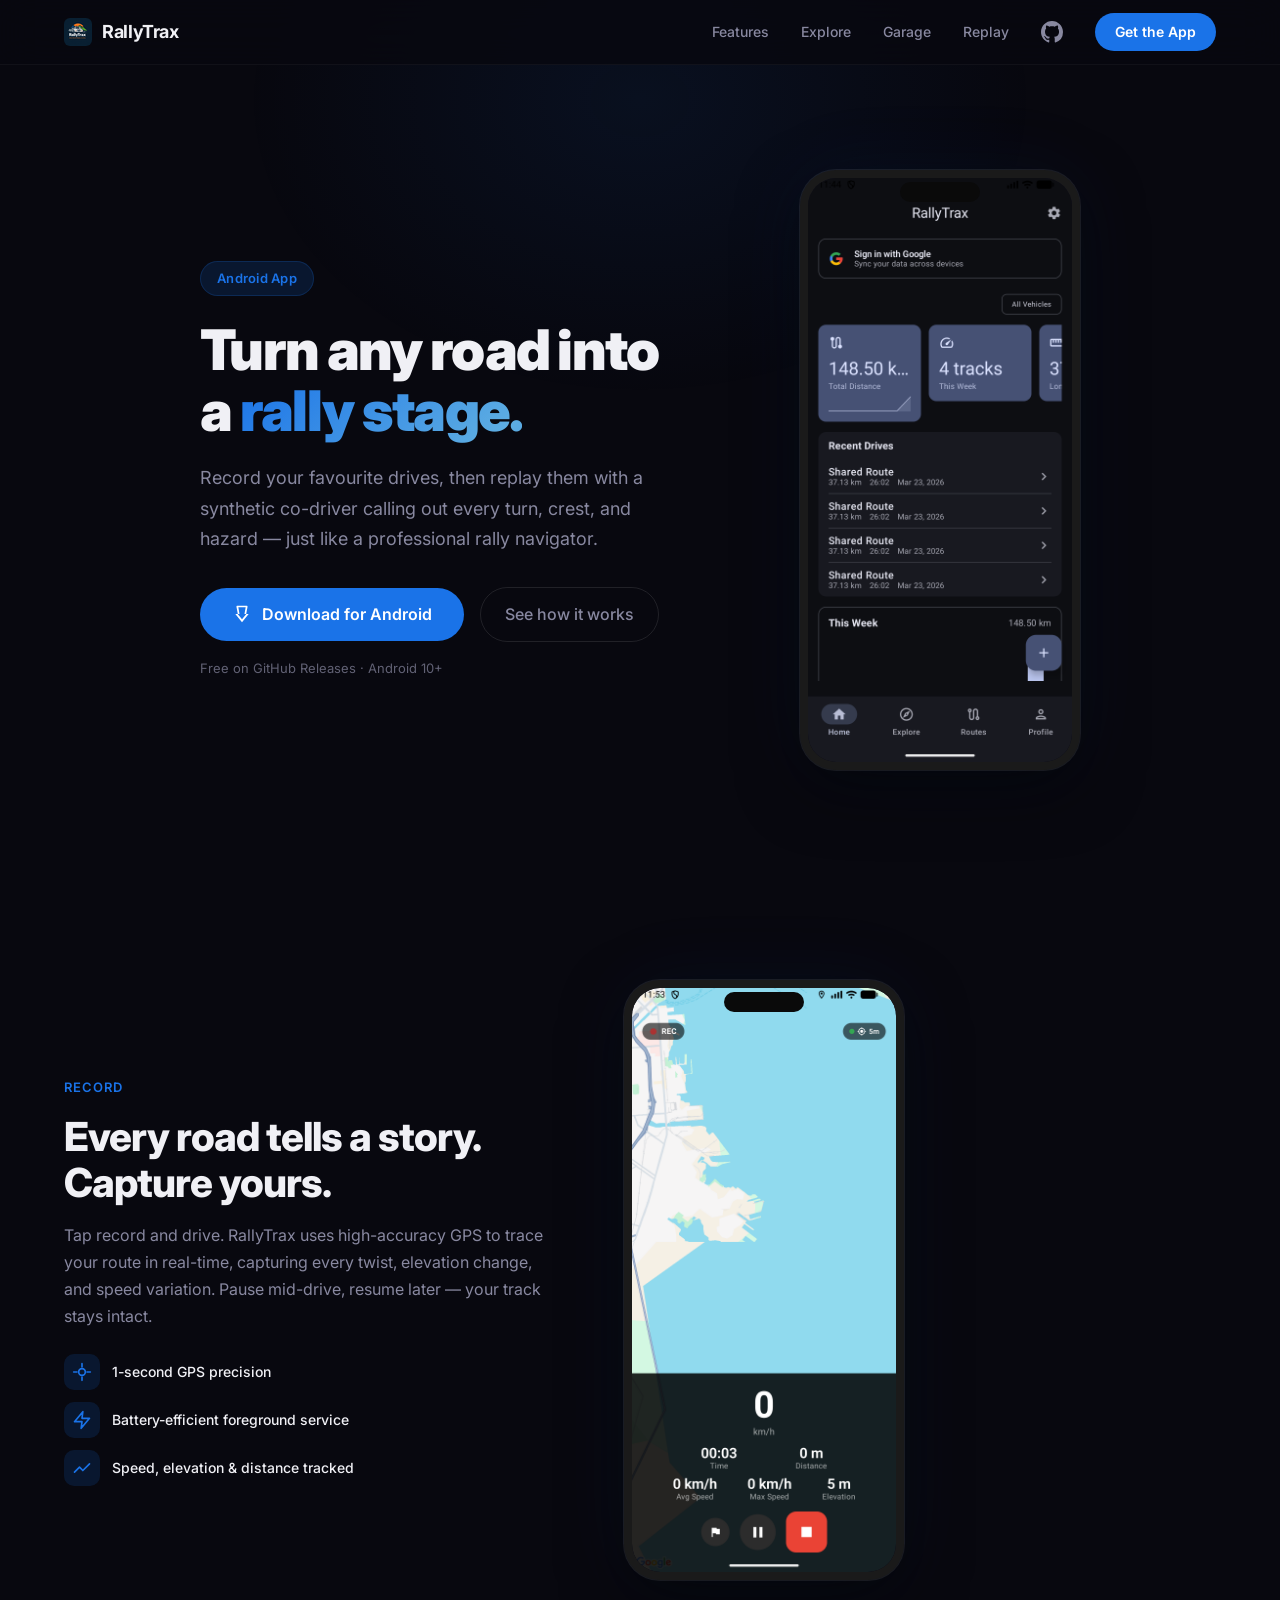
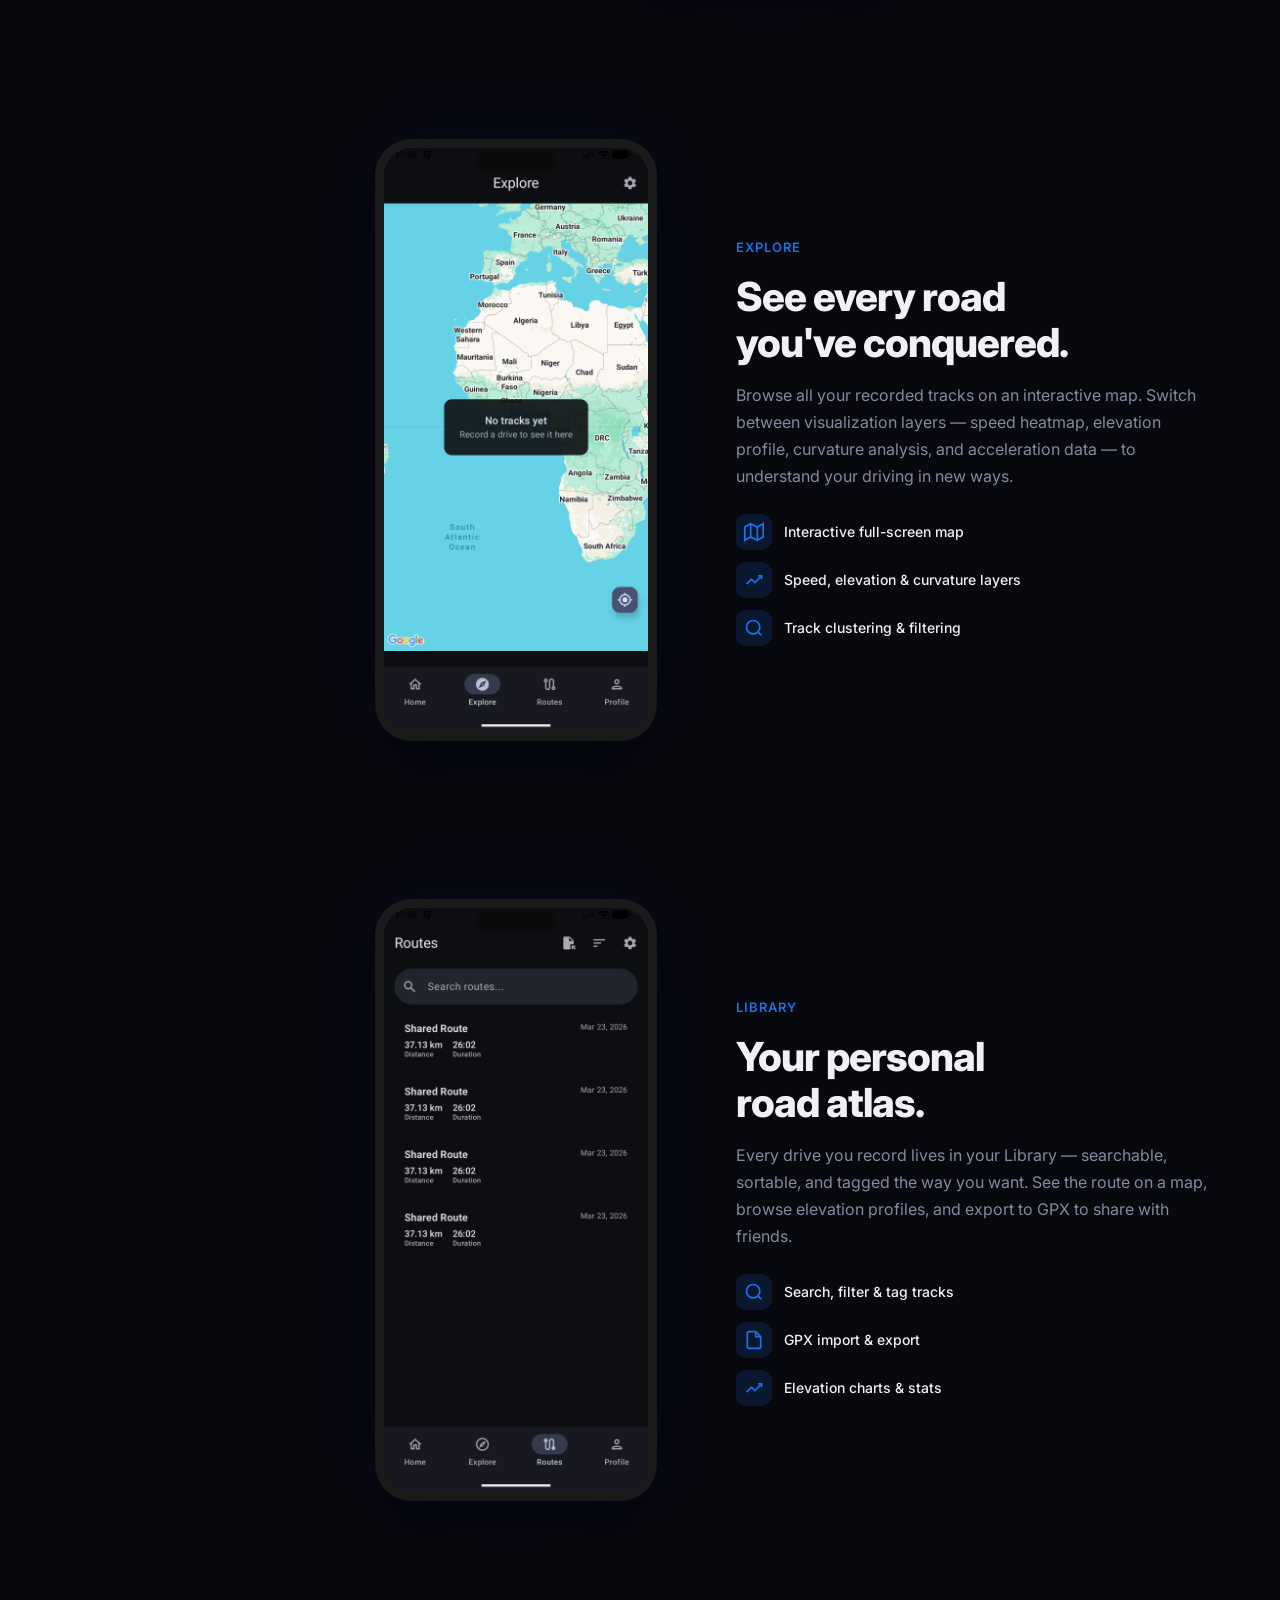
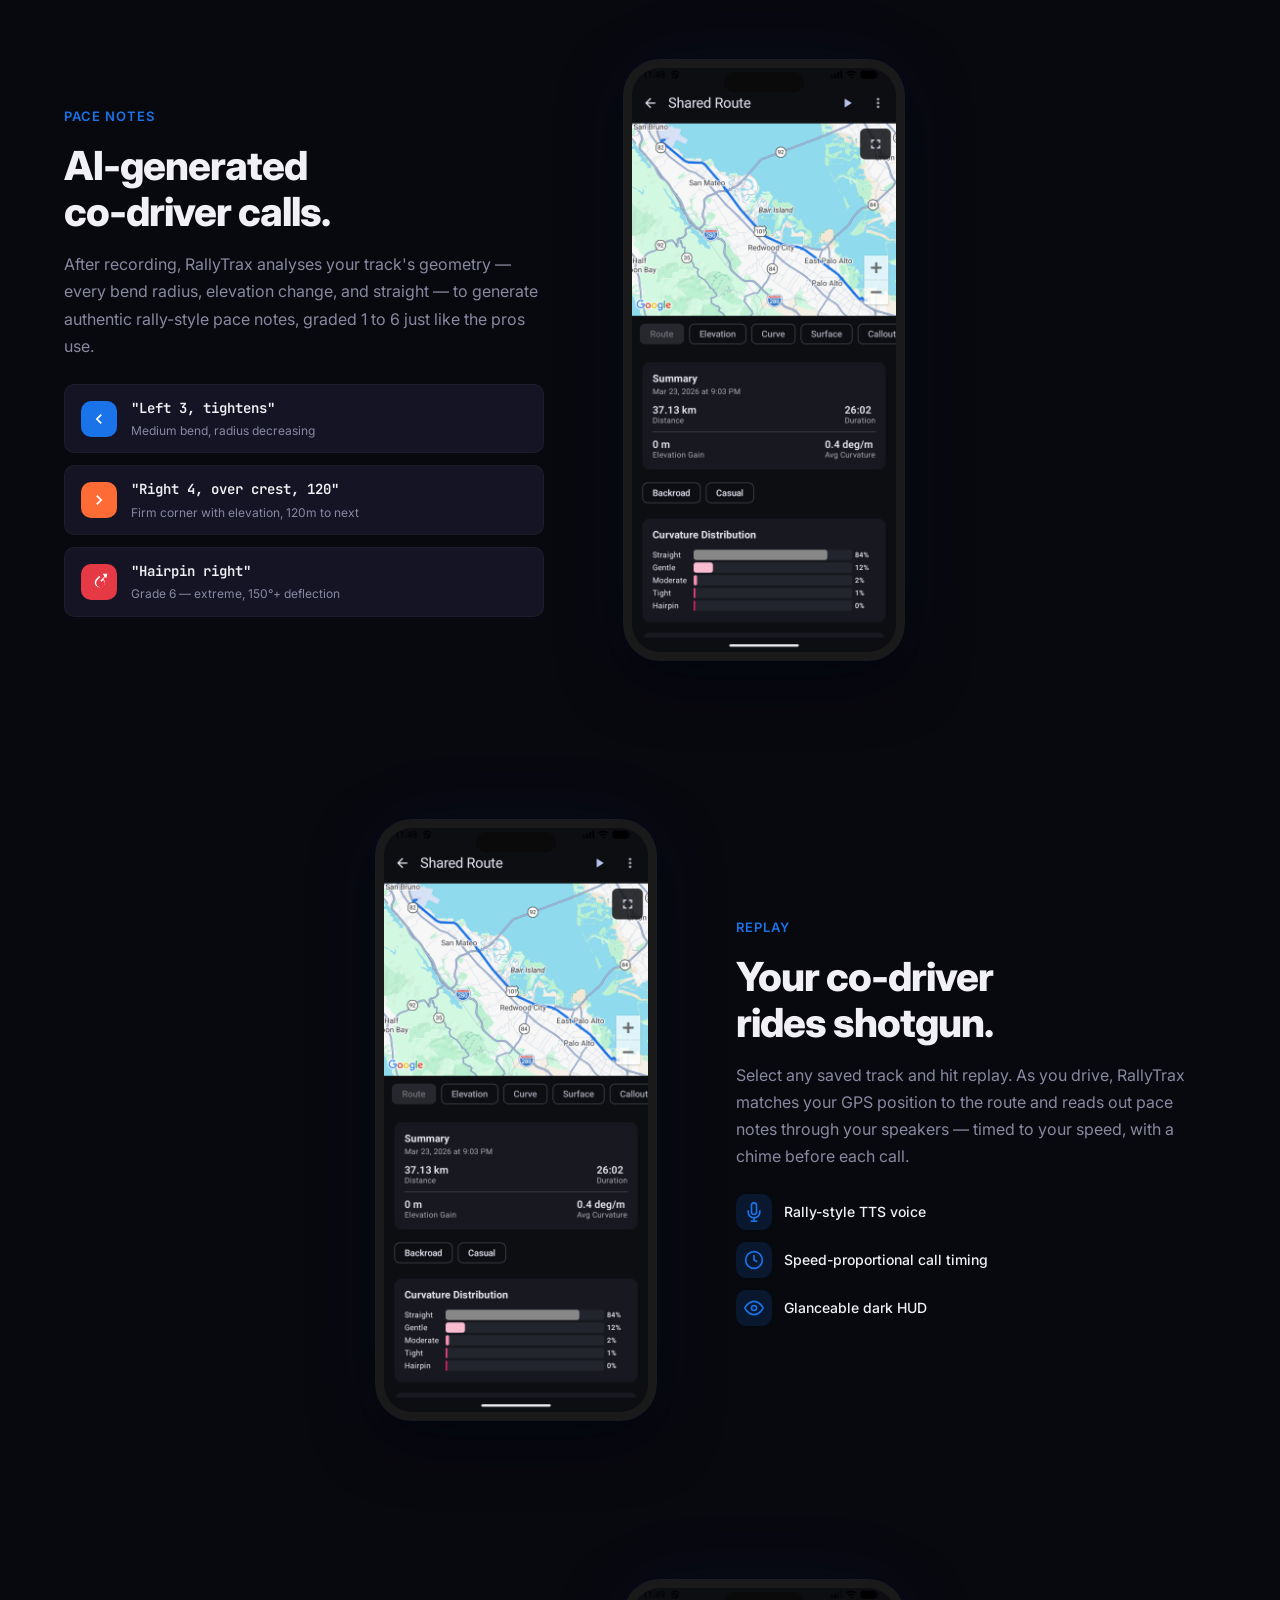
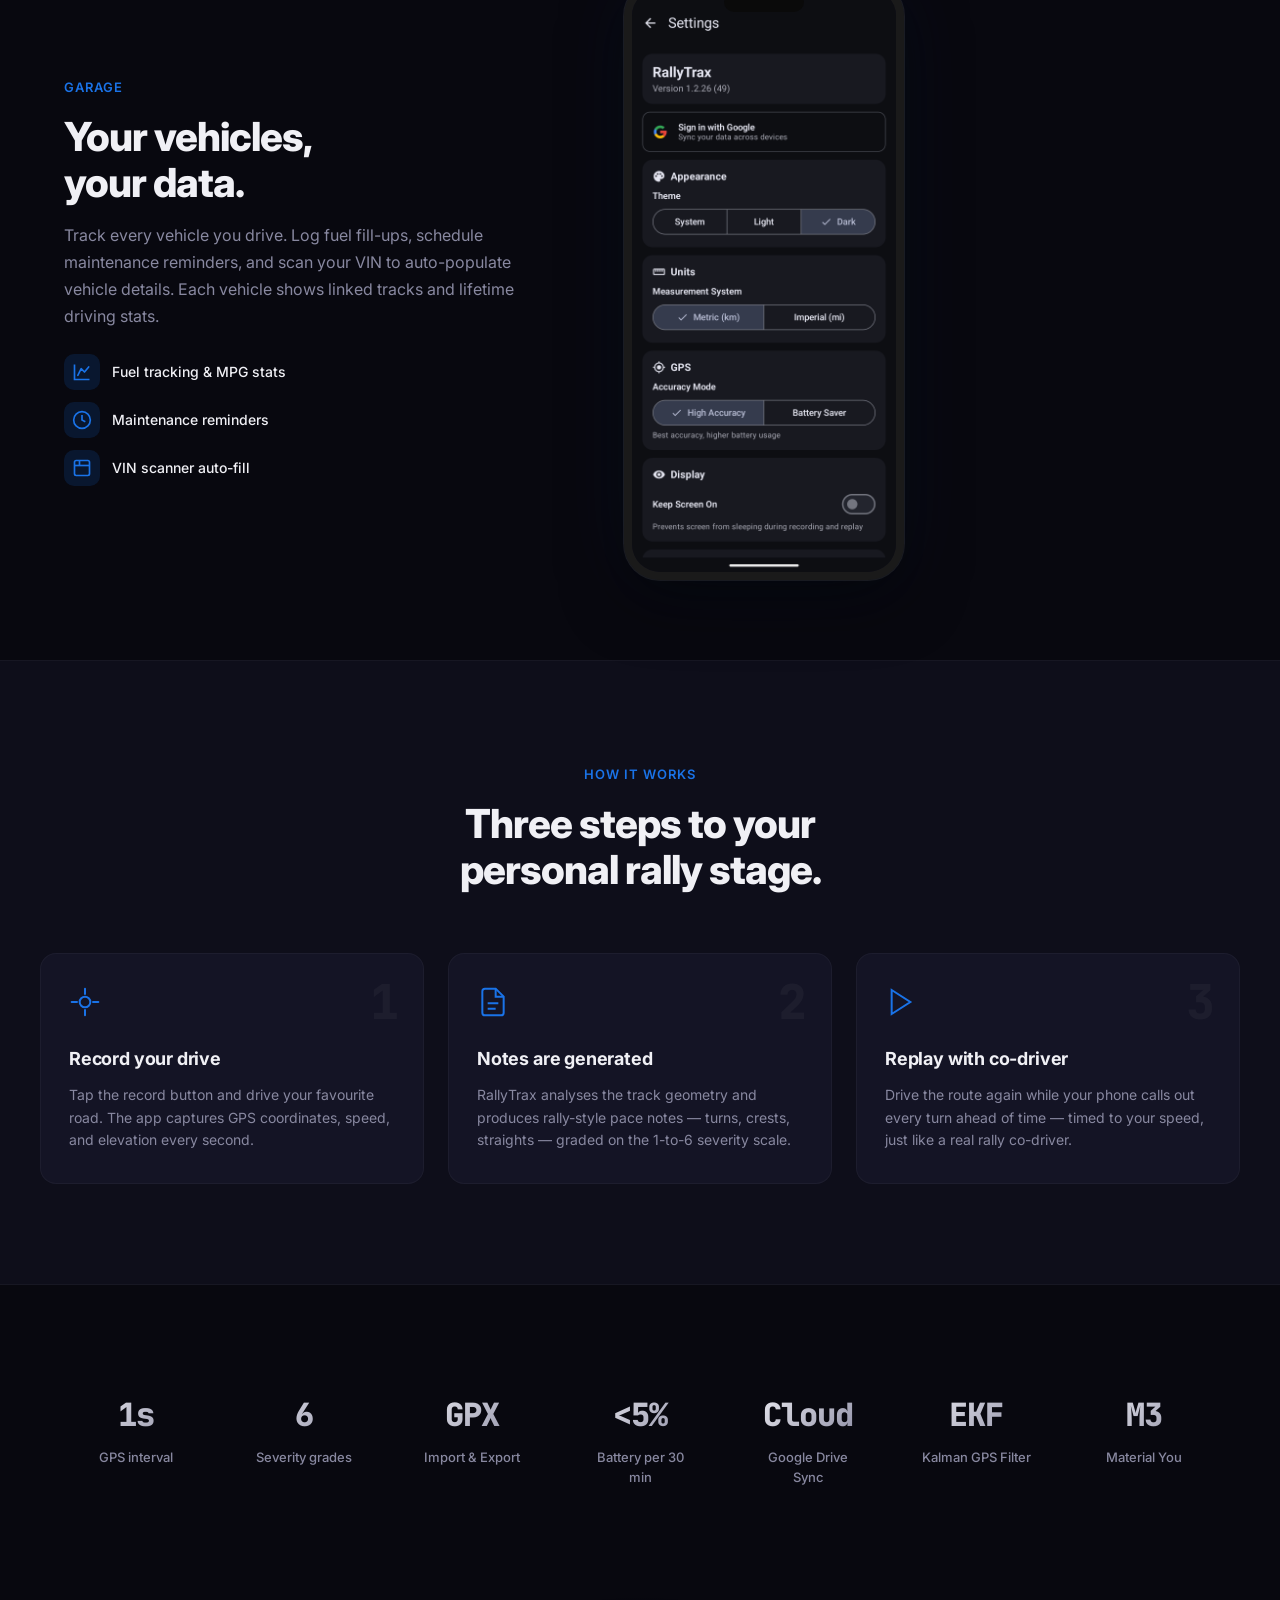
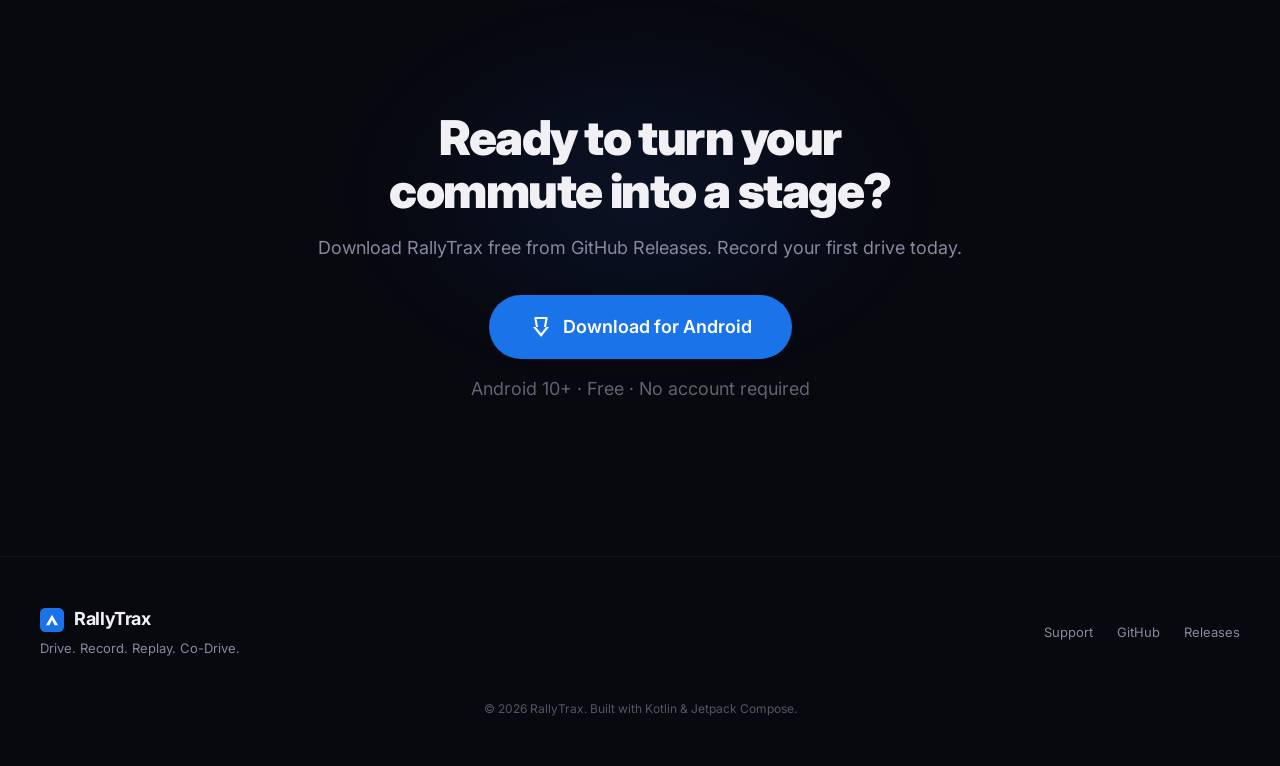
<file: docs/index.html>
<!DOCTYPE html>
<html lang="en">
<head>
  <meta charset="UTF-8">
  <meta name="viewport" content="width=device-width, initial-scale=1.0">
  <title>RallyTrax — Drive. Record. Replay. Co-Drive.</title>
  <meta name="description" content="Turn any road into a rally stage. Record drives, generate pace notes, and replay with a synthetic co-driver calling out every turn — free on Android.">
  <meta name="theme-color" content="#08080f">

  <!-- Open Graph -->
  <meta property="og:type" content="website">
  <meta property="og:title" content="RallyTrax — Turn any road into a rally stage">
  <meta property="og:description" content="Record drives, generate rally-style pace notes, and replay with a synthetic co-driver. Free on Android.">
  <meta property="og:url" content="https://arnavsacheti.github.io/RallyTrax/">

  <!-- Twitter Card -->
  <meta name="twitter:card" content="summary_large_image">
  <meta name="twitter:title" content="RallyTrax — Turn any road into a rally stage">
  <meta name="twitter:description" content="Record drives, generate rally-style pace notes, and replay with a synthetic co-driver. Free on Android.">

  <!-- Favicon (inline SVG data URI) -->
  <link rel="icon" type="image/png" href="favicon.png">

  <link rel="preconnect" href="https://fonts.googleapis.com">
  <link rel="preconnect" href="https://fonts.gstatic.com" crossorigin>
  <link href="https://fonts.googleapis.com/css2?family=Inter:wght@400;500;600;700;900&family=JetBrains+Mono:wght@400;500&display=swap" rel="stylesheet">
  <link rel="stylesheet" href="styles.css">
</head>
<body>
  <!-- Navigation -->
  <nav class="nav">
    <div class="nav-inner">
      <a href="#" class="nav-logo">
        <img src="logo-28.png" width="28" height="28" alt="RallyTrax" style="border-radius:6px">
        <span>RallyTrax</span>
      </a>
      <div class="nav-links">
        <a href="#features">Features</a>
        <a href="#explore">Explore</a>
        <a href="#garage">Garage</a>
        <a href="#replay">Replay</a>
        <a href="https://github.com/arnavsacheti/RallyTrax" target="_blank" rel="noopener" class="nav-github" aria-label="GitHub">
          <svg width="22" height="22" viewBox="0 0 24 24" fill="currentColor"><path d="M12 0C5.37 0 0 5.37 0 12c0 5.31 3.435 9.795 8.205 11.385.6.105.825-.255.825-.57 0-.285-.015-1.23-.015-2.235-3.015.555-3.795-.735-4.035-1.41-.135-.345-.72-1.41-1.23-1.695-.42-.225-1.02-.78-.015-.795.945-.015 1.62.87 1.845 1.23 1.08 1.815 2.805 1.305 3.495.99.105-.78.42-1.305.765-1.605-2.67-.3-5.46-1.335-5.46-5.925 0-1.305.465-2.385 1.23-3.225-.12-.3-.54-1.53.12-3.18 0 0 1.005-.315 3.3 1.23.96-.27 1.98-.405 3-.405s2.04.135 3 .405c2.295-1.56 3.3-1.23 3.3-1.23.66 1.65.24 2.88.12 3.18.765.84 1.23 1.905 1.23 3.225 0 4.605-2.805 5.625-5.475 5.925.435.375.81 1.095.81 2.22 0 1.605-.015 2.895-.015 3.3 0 .315.225.69.825.57A12.02 12.02 0 0024 12c0-6.63-5.37-12-12-12z"/></svg>
        </a>
        <a href="https://github.com/arnavsacheti/RallyTrax/releases/latest" target="_blank" rel="noopener" class="nav-cta">Get the App</a>
      </div>
    </div>
  </nav>

  <!-- Hero -->
  <section class="hero">
    <div class="hero-bg-glow"></div>
    <div class="hero-content">
      <div class="hero-badge">Android App</div>
      <h1>Turn any road into<br>a <span class="gradient-text">rally stage.</span></h1>
      <p class="hero-sub">Record your favourite drives, then replay them with a synthetic co-driver calling out every turn, crest, and hazard — just like a professional rally navigator.</p>
      <div class="hero-cta-row">
        <a href="https://github.com/arnavsacheti/RallyTrax/releases/latest" target="_blank" rel="noopener" class="btn-primary">
          <svg width="20" height="20" viewBox="0 0 24 24" fill="currentColor"><path d="M17.523 2L6.477 2C5.76 2 5.2 2.632 5.336 3.336L6.96 12H4L12 22L20 12H17.04L18.664 3.336C18.8 2.632 18.24 2 17.523 2ZM12 18.3L6.8 12H9.04L7.6 4H16.4L14.96 12H17.2L12 18.3Z"/></svg>
          Download for Android
        </a>
        <a href="#how-it-works" class="btn-ghost">See how it works</a>
      </div>
      <p class="hero-note">Free on GitHub Releases &middot; Android 10+</p>
    </div>
    <div class="hero-phone-wrapper">
      <div class="pixel-phone hero-phone animate-on-scroll" data-animation="fade-up">
        <div class="pixel-screen">
              <img src="screenshots/home.png" alt="RallyTrax App Screenshot" style="width:100%;height:100%;object-fit:cover;border-radius:inherit">
            </div>
        </div>
      </div>
  </section>

  <!-- Feature: Record -->
  <section class="feature-section" id="features">
    <div class="feature-row">
      <div class="feature-text animate-on-scroll" data-animation="fade-right">
        <div class="feature-label">Record</div>
        <h2>Every road tells a story.<br>Capture yours.</h2>
        <p>Tap record and drive. RallyTrax uses high-accuracy GPS to trace your route in real-time, capturing every twist, elevation change, and speed variation. Pause mid-drive, resume later — your track stays intact.</p>
        <div class="feature-details">
          <div class="feature-detail">
            <div class="feature-detail-icon">
              <svg width="20" height="20" viewBox="0 0 24 24" fill="#1A73E8"><circle cx="12" cy="12" r="4" fill="none" stroke="#1A73E8" stroke-width="2"/><path d="M12 2v4M12 18v4M2 12h4M18 12h4" stroke="#1A73E8" stroke-width="2" stroke-linecap="round"/></svg>
            </div>
            <span>1-second GPS precision</span>
          </div>
          <div class="feature-detail">
            <div class="feature-detail-icon">
              <svg width="20" height="20" viewBox="0 0 24 24" fill="none" stroke="#1A73E8" stroke-width="2"><path d="M13 2L3 14h9l-1 8 10-12h-9l1-8z" stroke-linecap="round" stroke-linejoin="round"/></svg>
            </div>
            <span>Battery-efficient foreground service</span>
          </div>
          <div class="feature-detail">
            <div class="feature-detail-icon">
              <svg width="20" height="20" viewBox="0 0 24 24" fill="none" stroke="#1A73E8" stroke-width="2"><path d="M3 17l6-6 4 4 8-8" stroke-linecap="round" stroke-linejoin="round"/></svg>
            </div>
            <span>Speed, elevation &amp; distance tracked</span>
          </div>
        </div>
      </div>
      <div class="feature-phone-wrapper animate-on-scroll" data-animation="fade-left">
        <div class="pixel-phone">
          <div class="pixel-screen">
              <img src="screenshots/recording.png" alt="RallyTrax App Screenshot" style="width:100%;height:100%;object-fit:cover;border-radius:inherit">
            </div>
        </div>
      </div>
    </div>
  </section>

  <!-- Feature: Explore -->
  <section class="feature-section" id="explore">
    <div class="feature-row reverse">
      <div class="feature-text animate-on-scroll" data-animation="fade-left">
        <div class="feature-label">Explore</div>
        <h2>See every road<br>you've conquered.</h2>
        <p>Browse all your recorded tracks on an interactive map. Switch between visualization layers — speed heatmap, elevation profile, curvature analysis, and acceleration data — to understand your driving in new ways.</p>
        <div class="feature-details">
          <div class="feature-detail">
            <div class="feature-detail-icon">
              <svg width="20" height="20" viewBox="0 0 24 24" fill="none" stroke="#1A73E8" stroke-width="2"><path d="M1 6v16l7-4 8 4 7-4V2l-7 4-8-4-7 4z"/><line x1="8" y1="2" x2="8" y2="18"/><line x1="16" y1="6" x2="16" y2="22"/></svg>
            </div>
            <span>Interactive full-screen map</span>
          </div>
          <div class="feature-detail">
            <div class="feature-detail-icon">
              <svg width="20" height="20" viewBox="0 0 24 24" fill="none" stroke="#1A73E8" stroke-width="2"><path d="M3 17l6-6 4 4 8-8"/><path d="M17 7h4v4"/></svg>
            </div>
            <span>Speed, elevation &amp; curvature layers</span>
          </div>
          <div class="feature-detail">
            <div class="feature-detail-icon">
              <svg width="20" height="20" viewBox="0 0 24 24" fill="none" stroke="#1A73E8" stroke-width="2"><circle cx="11" cy="11" r="8"/><line x1="21" y1="21" x2="16.65" y2="16.65"/></svg>
            </div>
            <span>Track clustering &amp; filtering</span>
          </div>
        </div>
      </div>
      <div class="feature-phone-wrapper animate-on-scroll" data-animation="fade-right">
        <div class="pixel-phone">
          <div class="pixel-screen">
              <img src="screenshots/explore.png" alt="RallyTrax App Screenshot" style="width:100%;height:100%;object-fit:cover;border-radius:inherit">
            </div>
          </div>
        </div>
      </div>
  </section>

  <!-- Feature: Library -->
  <section class="feature-section">
    <div class="feature-row reverse">
      <div class="feature-text animate-on-scroll" data-animation="fade-left">
        <div class="feature-label">Library</div>
        <h2>Your personal<br>road atlas.</h2>
        <p>Every drive you record lives in your Library — searchable, sortable, and tagged the way you want. See the route on a map, browse elevation profiles, and export to GPX to share with friends.</p>
        <div class="feature-details">
          <div class="feature-detail">
            <div class="feature-detail-icon">
              <svg width="20" height="20" viewBox="0 0 24 24" fill="none" stroke="#1A73E8" stroke-width="2"><circle cx="11" cy="11" r="8"/><line x1="21" y1="21" x2="16.65" y2="16.65"/></svg>
            </div>
            <span>Search, filter &amp; tag tracks</span>
          </div>
          <div class="feature-detail">
            <div class="feature-detail-icon">
              <svg width="20" height="20" viewBox="0 0 24 24" fill="none" stroke="#1A73E8" stroke-width="2"><path d="M14 2H6a2 2 0 00-2 2v16a2 2 0 002 2h12a2 2 0 002-2V8z"/><polyline points="14 2 14 8 20 8"/></svg>
            </div>
            <span>GPX import &amp; export</span>
          </div>
          <div class="feature-detail">
            <div class="feature-detail-icon">
              <svg width="20" height="20" viewBox="0 0 24 24" fill="none" stroke="#1A73E8" stroke-width="2"><path d="M3 17l6-6 4 4 8-8"/><path d="M17 7h4v4"/></svg>
            </div>
            <span>Elevation charts &amp; stats</span>
          </div>
        </div>
      </div>
      <div class="feature-phone-wrapper animate-on-scroll" data-animation="fade-right">
        <div class="pixel-phone">
          <div class="pixel-screen">
              <img src="screenshots/routes.png" alt="RallyTrax App Screenshot" style="width:100%;height:100%;object-fit:cover;border-radius:inherit">
            </div>
        </div>
      </div>
    </div>
  </section>

  <!-- Feature: Pace Notes -->
  <section class="feature-section" id="how-it-works">
    <div class="feature-row">
      <div class="feature-text animate-on-scroll" data-animation="fade-right">
        <div class="feature-label">Pace Notes</div>
        <h2>AI-generated<br>co-driver calls.</h2>
        <p>After recording, RallyTrax analyses your track's geometry — every bend radius, elevation change, and straight — to generate authentic rally-style pace notes, graded 1 to 6 just like the pros use.</p>
        <div class="pace-note-examples">
          <div class="pace-note-example">
            <div class="pace-icon left">
              <svg width="20" height="20" viewBox="0 0 24 24" fill="white"><path d="M15.41 16.59L10.83 12l4.58-4.59L14 6l-6 6 6 6 1.41-1.41z"/></svg>
            </div>
            <div>
              <div class="pace-call">"Left 3, tightens"</div>
              <div class="pace-desc">Medium bend, radius decreasing</div>
            </div>
          </div>
          <div class="pace-note-example">
            <div class="pace-icon right">
              <svg width="20" height="20" viewBox="0 0 24 24" fill="white"><path d="M8.59 16.59L13.17 12 8.59 7.41 10 6l6 6-6 6-1.41-1.41z"/></svg>
            </div>
            <div>
              <div class="pace-call">"Right 4, over crest, 120"</div>
              <div class="pace-desc">Firm corner with elevation, 120m to next</div>
            </div>
          </div>
          <div class="pace-note-example">
            <div class="pace-icon hairpin">
              <svg width="20" height="20" viewBox="0 0 24 24" fill="white"><path d="M18.56 5.44l-4.94 4.94 1.41 1.41 2.12-2.12c1.95 1.95 1.95 5.12 0 7.07-1.95 1.95-5.12 1.95-7.07 0-1.95-1.95-1.95-5.12 0-7.07l3.54-3.54-1.41-1.41-3.54 3.54a6.003 6.003 0 000 8.49 6.003 6.003 0 008.49 0 6.003 6.003 0 000-8.49l2.12-2.12 1.41 1.41L22 2h-5.56l2.12 3.44z"/></svg>
            </div>
            <div>
              <div class="pace-call">"Hairpin right"</div>
              <div class="pace-desc">Grade 6 — extreme, 150&deg;+ deflection</div>
            </div>
          </div>
        </div>
      </div>
      <div class="feature-phone-wrapper animate-on-scroll" data-animation="fade-left">
        <div class="pixel-phone">
          <div class="pixel-screen">
              <img src="screenshots/trackdetail.png" alt="RallyTrax App Screenshot" style="width:100%;height:100%;object-fit:cover;border-radius:inherit">
            </div>
            </div>
          </div>
        </div>
  </section>

  <!-- Feature: Replay -->
  <section class="feature-section" id="replay">
    <div class="feature-row reverse">
      <div class="feature-text animate-on-scroll" data-animation="fade-left">
        <div class="feature-label">Replay</div>
        <h2>Your co-driver<br>rides shotgun.</h2>
        <p>Select any saved track and hit replay. As you drive, RallyTrax matches your GPS position to the route and reads out pace notes through your speakers — timed to your speed, with a chime before each call.</p>
        <div class="feature-details">
          <div class="feature-detail">
            <div class="feature-detail-icon">
              <svg width="20" height="20" viewBox="0 0 24 24" fill="none" stroke="#1A73E8" stroke-width="2"><path d="M12 1a3 3 0 00-3 3v8a3 3 0 006 0V4a3 3 0 00-3-3z"/><path d="M19 10v2a7 7 0 01-14 0v-2"/><line x1="12" y1="19" x2="12" y2="23"/><line x1="8" y1="23" x2="16" y2="23"/></svg>
            </div>
            <span>Rally-style TTS voice</span>
          </div>
          <div class="feature-detail">
            <div class="feature-detail-icon">
              <svg width="20" height="20" viewBox="0 0 24 24" fill="none" stroke="#1A73E8" stroke-width="2"><circle cx="12" cy="12" r="10"/><polyline points="12 6 12 12 16 14"/></svg>
            </div>
            <span>Speed-proportional call timing</span>
          </div>
          <div class="feature-detail">
            <div class="feature-detail-icon">
              <svg width="20" height="20" viewBox="0 0 24 24" fill="none" stroke="#1A73E8" stroke-width="2"><path d="M1 12s4-8 11-8 11 8 11 8-4 8-11 8-11-8-11-8z"/><circle cx="12" cy="12" r="3"/></svg>
            </div>
            <span>Glanceable dark HUD</span>
          </div>
        </div>
      </div>
      <div class="feature-phone-wrapper animate-on-scroll" data-animation="fade-right">
        <div class="pixel-phone">
          <div class="pixel-screen">
              <img src="screenshots/trackdetail.png" alt="RallyTrax App Screenshot" style="width:100%;height:100%;object-fit:cover;border-radius:inherit">
            </div>
        </div>
      </div>
    </div>
  </section>

  <!-- Feature: Garage -->
  <section class="feature-section" id="garage">
    <div class="feature-row">
      <div class="feature-text animate-on-scroll" data-animation="fade-right">
        <div class="feature-label">Garage</div>
        <h2>Your vehicles,<br>your data.</h2>
        <p>Track every vehicle you drive. Log fuel fill-ups, schedule maintenance reminders, and scan your VIN to auto-populate vehicle details. Each vehicle shows linked tracks and lifetime driving stats.</p>
        <div class="feature-details">
          <div class="feature-detail">
            <div class="feature-detail-icon">
              <svg width="20" height="20" viewBox="0 0 24 24" fill="none" stroke="#1A73E8" stroke-width="2"><path d="M3 3v18h18"/><path d="M7 16l4-8 4 4 5-6" stroke-linecap="round" stroke-linejoin="round"/></svg>
            </div>
            <span>Fuel tracking &amp; MPG stats</span>
          </div>
          <div class="feature-detail">
            <div class="feature-detail-icon">
              <svg width="20" height="20" viewBox="0 0 24 24" fill="none" stroke="#1A73E8" stroke-width="2"><circle cx="12" cy="12" r="10"/><polyline points="12 6 12 12 16 14"/></svg>
            </div>
            <span>Maintenance reminders</span>
          </div>
          <div class="feature-detail">
            <div class="feature-detail-icon">
              <svg width="20" height="20" viewBox="0 0 24 24" fill="none" stroke="#1A73E8" stroke-width="2"><rect x="3" y="3" width="18" height="18" rx="2"/><line x1="3" y1="9" x2="21" y2="9"/><line x1="9" y1="3" x2="9" y2="9"/></svg>
            </div>
            <span>VIN scanner auto-fill</span>
          </div>
        </div>
      </div>
      <div class="feature-phone-wrapper animate-on-scroll" data-animation="fade-left">
        <div class="pixel-phone">
          <div class="pixel-screen">
              <img src="screenshots/settings.png" alt="RallyTrax App Screenshot" style="width:100%;height:100%;object-fit:cover;border-radius:inherit">
            </div>
        </div>
      </div>
    </div>
  </section>

  <!-- How it works -->
  <section class="steps-section">
    <div class="steps-inner">
      <div class="section-header animate-on-scroll" data-animation="fade-up">
        <div class="feature-label">How It Works</div>
        <h2>Three steps to your<br>personal rally stage.</h2>
      </div>
      <div class="steps-grid">
        <div class="step-card animate-on-scroll" data-animation="fade-up" style="--delay: 0s">
          <div class="step-number">1</div>
          <div class="step-icon">
            <svg width="32" height="32" viewBox="0 0 24 24" fill="none" stroke="#1A73E8" stroke-width="1.5"><circle cx="12" cy="12" r="4"/><path d="M12 2v4M12 18v4M2 12h4M18 12h4" stroke-linecap="round"/></svg>
          </div>
          <h3>Record your drive</h3>
          <p>Tap the record button and drive your favourite road. The app captures GPS coordinates, speed, and elevation every second.</p>
        </div>
        <div class="step-card animate-on-scroll" data-animation="fade-up" style="--delay: 0.15s">
          <div class="step-number">2</div>
          <div class="step-icon">
            <svg width="32" height="32" viewBox="0 0 24 24" fill="none" stroke="#1A73E8" stroke-width="1.5"><path d="M14 2H6a2 2 0 00-2 2v16a2 2 0 002 2h12a2 2 0 002-2V8z"/><path d="M14 2v6h6"/><path d="M8 13h8M8 17h6"/></svg>
          </div>
          <h3>Notes are generated</h3>
          <p>RallyTrax analyses the track geometry and produces rally-style pace notes — turns, crests, straights — graded on the 1-to-6 severity scale.</p>
        </div>
        <div class="step-card animate-on-scroll" data-animation="fade-up" style="--delay: 0.3s">
          <div class="step-number">3</div>
          <div class="step-icon">
            <svg width="32" height="32" viewBox="0 0 24 24" fill="none" stroke="#1A73E8" stroke-width="1.5"><polygon points="5 3 19 12 5 21 5 3"/></svg>
          </div>
          <h3>Replay with co-driver</h3>
          <p>Drive the route again while your phone calls out every turn ahead of time — timed to your speed, just like a real rally co-driver.</p>
        </div>
      </div>
    </div>
  </section>

  <!-- Tech specs banner -->
  <section class="specs-section">
    <div class="specs-inner animate-on-scroll" data-animation="fade-up">
      <div class="specs-grid">
        <div class="spec-item">
          <div class="spec-value">1s</div>
          <div class="spec-label">GPS interval</div>
        </div>
        <div class="spec-item">
          <div class="spec-value">6</div>
          <div class="spec-label">Severity grades</div>
        </div>
        <div class="spec-item">
          <div class="spec-value">GPX</div>
          <div class="spec-label">Import &amp; Export</div>
        </div>
        <div class="spec-item">
          <div class="spec-value">&lt;5%</div>
          <div class="spec-label">Battery per 30 min</div>
        </div>
        <div class="spec-item">
          <div class="spec-value">Cloud</div>
          <div class="spec-label">Google Drive Sync</div>
        </div>
        <div class="spec-item">
          <div class="spec-value">EKF</div>
          <div class="spec-label">Kalman GPS Filter</div>
        </div>
        <div class="spec-item">
          <div class="spec-value">M3</div>
          <div class="spec-label">Material You</div>
        </div>
      </div>
    </div>
  </section>

  <!-- CTA Section -->
  <section class="cta-section" id="download">
    <div class="cta-inner">
      <div class="cta-content animate-on-scroll" data-animation="fade-up">
        <h2>Ready to turn your<br>commute into a stage?</h2>
        <p>Download RallyTrax free from GitHub Releases. Record your first drive today.</p>
        <a href="https://github.com/arnavsacheti/RallyTrax/releases/latest" target="_blank" rel="noopener" class="btn-primary large">
          <svg width="24" height="24" viewBox="0 0 24 24" fill="currentColor"><path d="M17.523 2L6.477 2C5.76 2 5.2 2.632 5.336 3.336L6.96 12H4L12 22L20 12H17.04L18.664 3.336C18.8 2.632 18.24 2 17.523 2ZM12 18.3L6.8 12H9.04L7.6 4H16.4L14.96 12H17.2L12 18.3Z"/></svg>
          Download for Android
        </a>
        <p class="cta-note">Android 10+ &middot; Free &middot; No account required</p>
      </div>
    </div>
  </section>

  <!-- Footer -->
  <footer class="footer">
    <div class="footer-inner">
      <div class="footer-brand">
        <a href="#" class="nav-logo">
          <svg width="24" height="24" viewBox="0 0 28 28" fill="none">
            <rect width="28" height="28" rx="6" fill="#1A73E8"/>
            <path d="M7 20L14 8L21 20H17L14 14L11 20H7Z" fill="white"/>
          </svg>
          <span>RallyTrax</span>
        </a>
        <p class="footer-tagline">Drive. Record. Replay. Co-Drive.</p>
      </div>
      <div class="footer-links">
        <a href="https://github.com/arnavsacheti/RallyTrax/issues" target="_blank" rel="noopener">Support</a>
        <a href="https://github.com/arnavsacheti/RallyTrax" target="_blank" rel="noopener">GitHub</a>
        <a href="https://github.com/arnavsacheti/RallyTrax/releases/latest" target="_blank" rel="noopener">Releases</a>
      </div>
      <div class="footer-copy">
        &copy; 2026 RallyTrax. Built with Kotlin &amp; Jetpack Compose.
      </div>
    </div>
  </footer>

  <script src="script.js"></script>
</body>
</html>
</file>
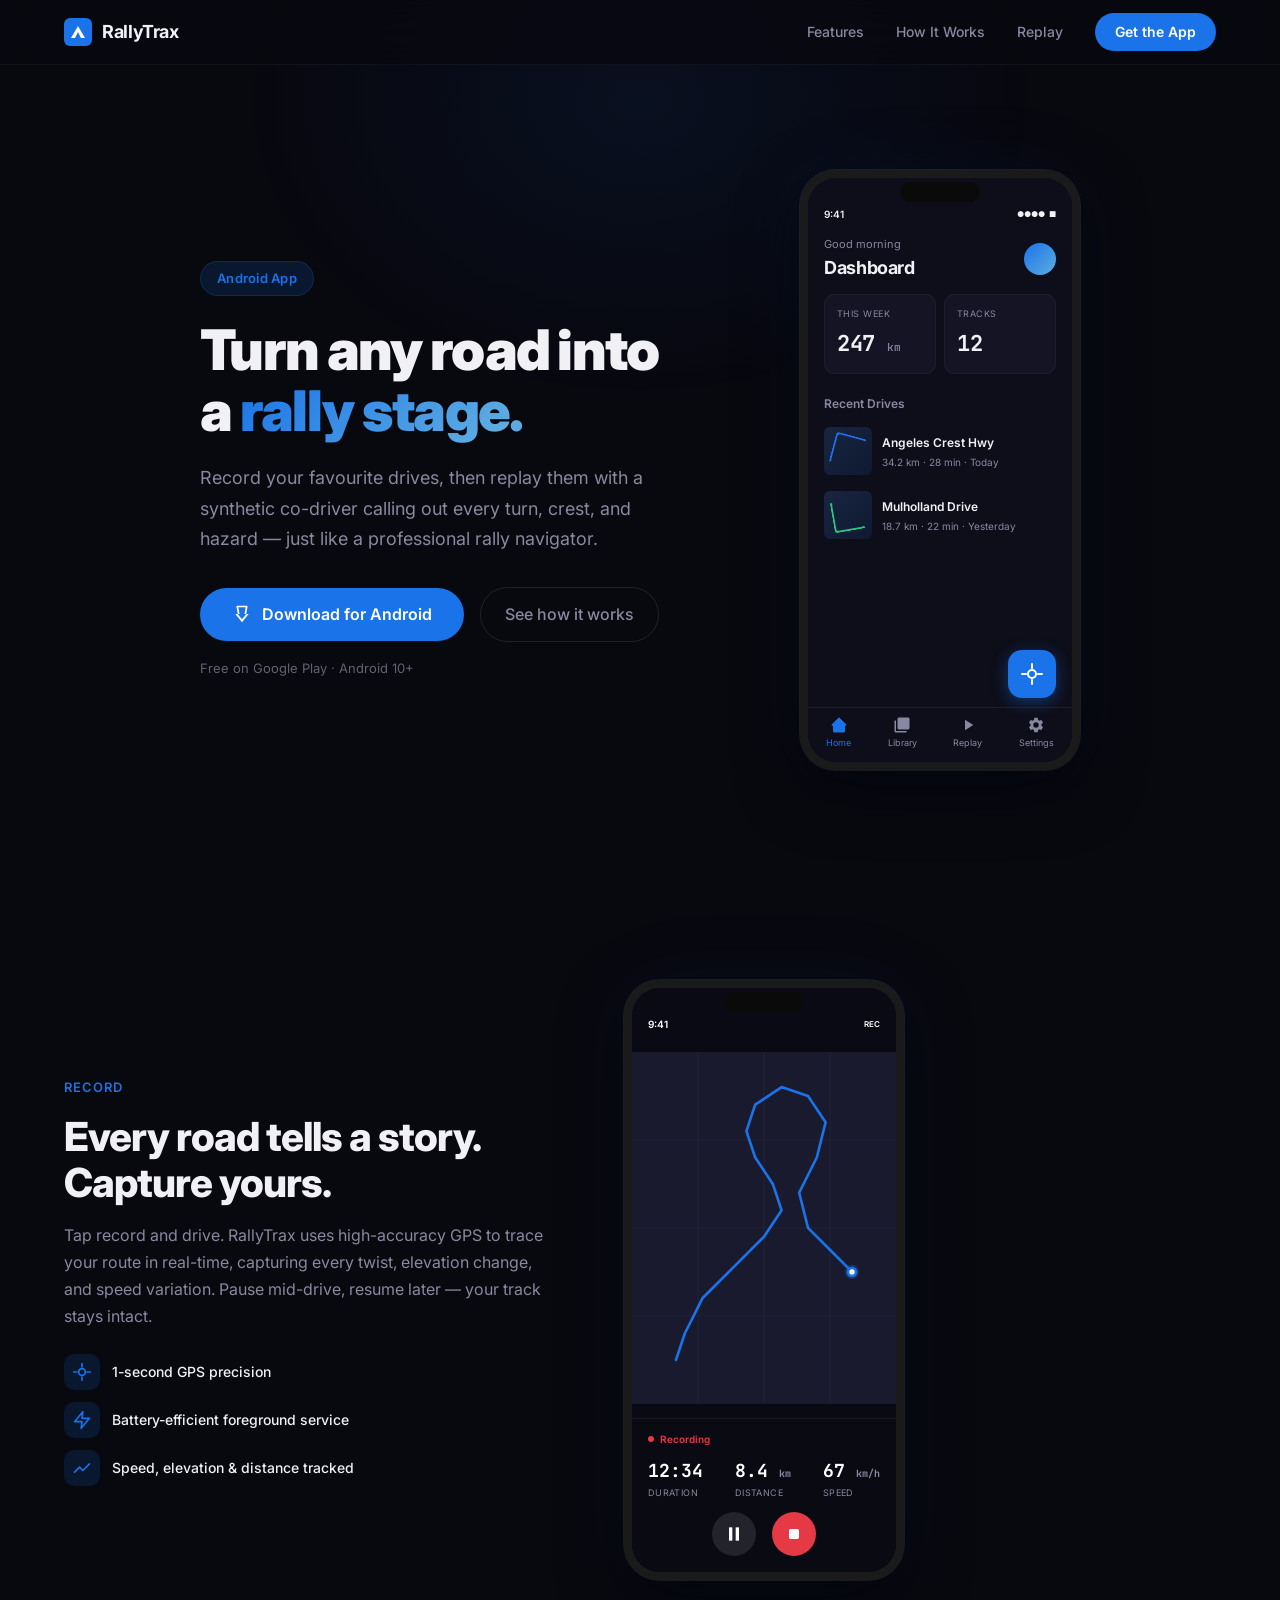
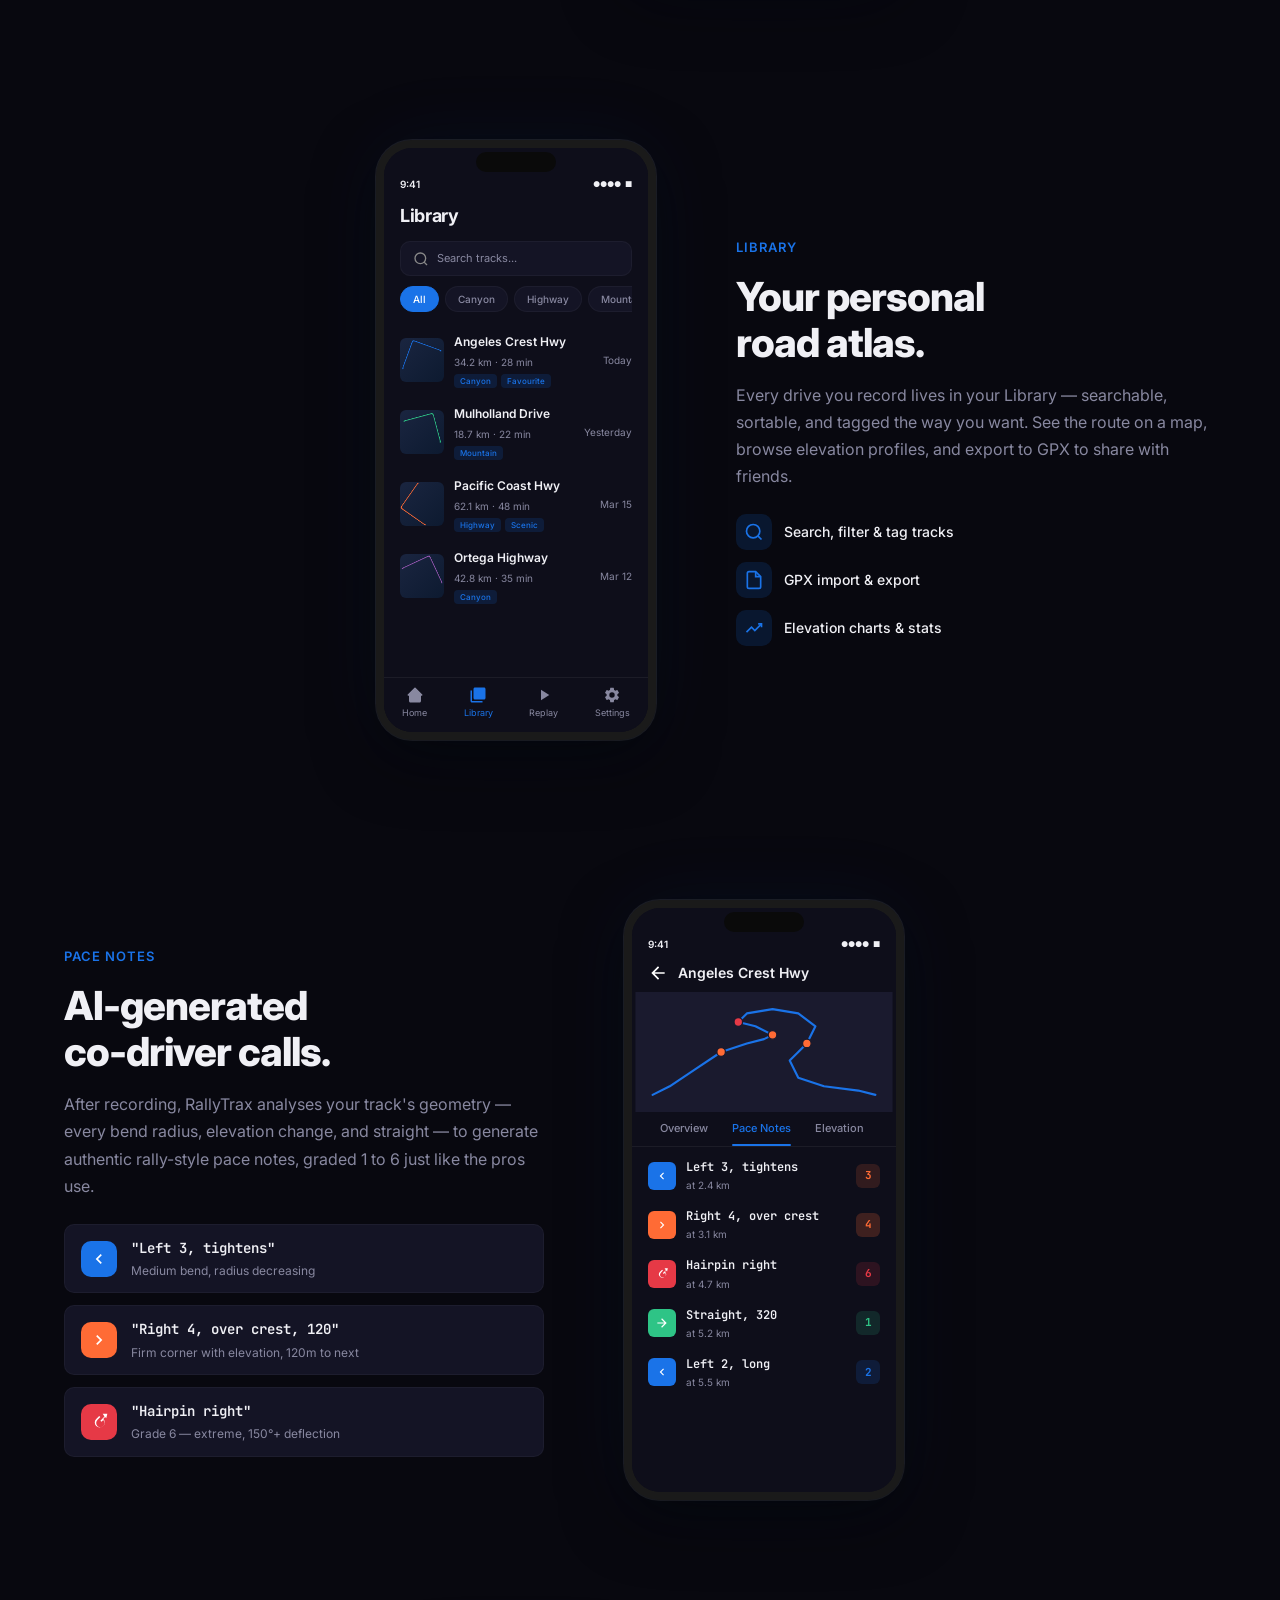
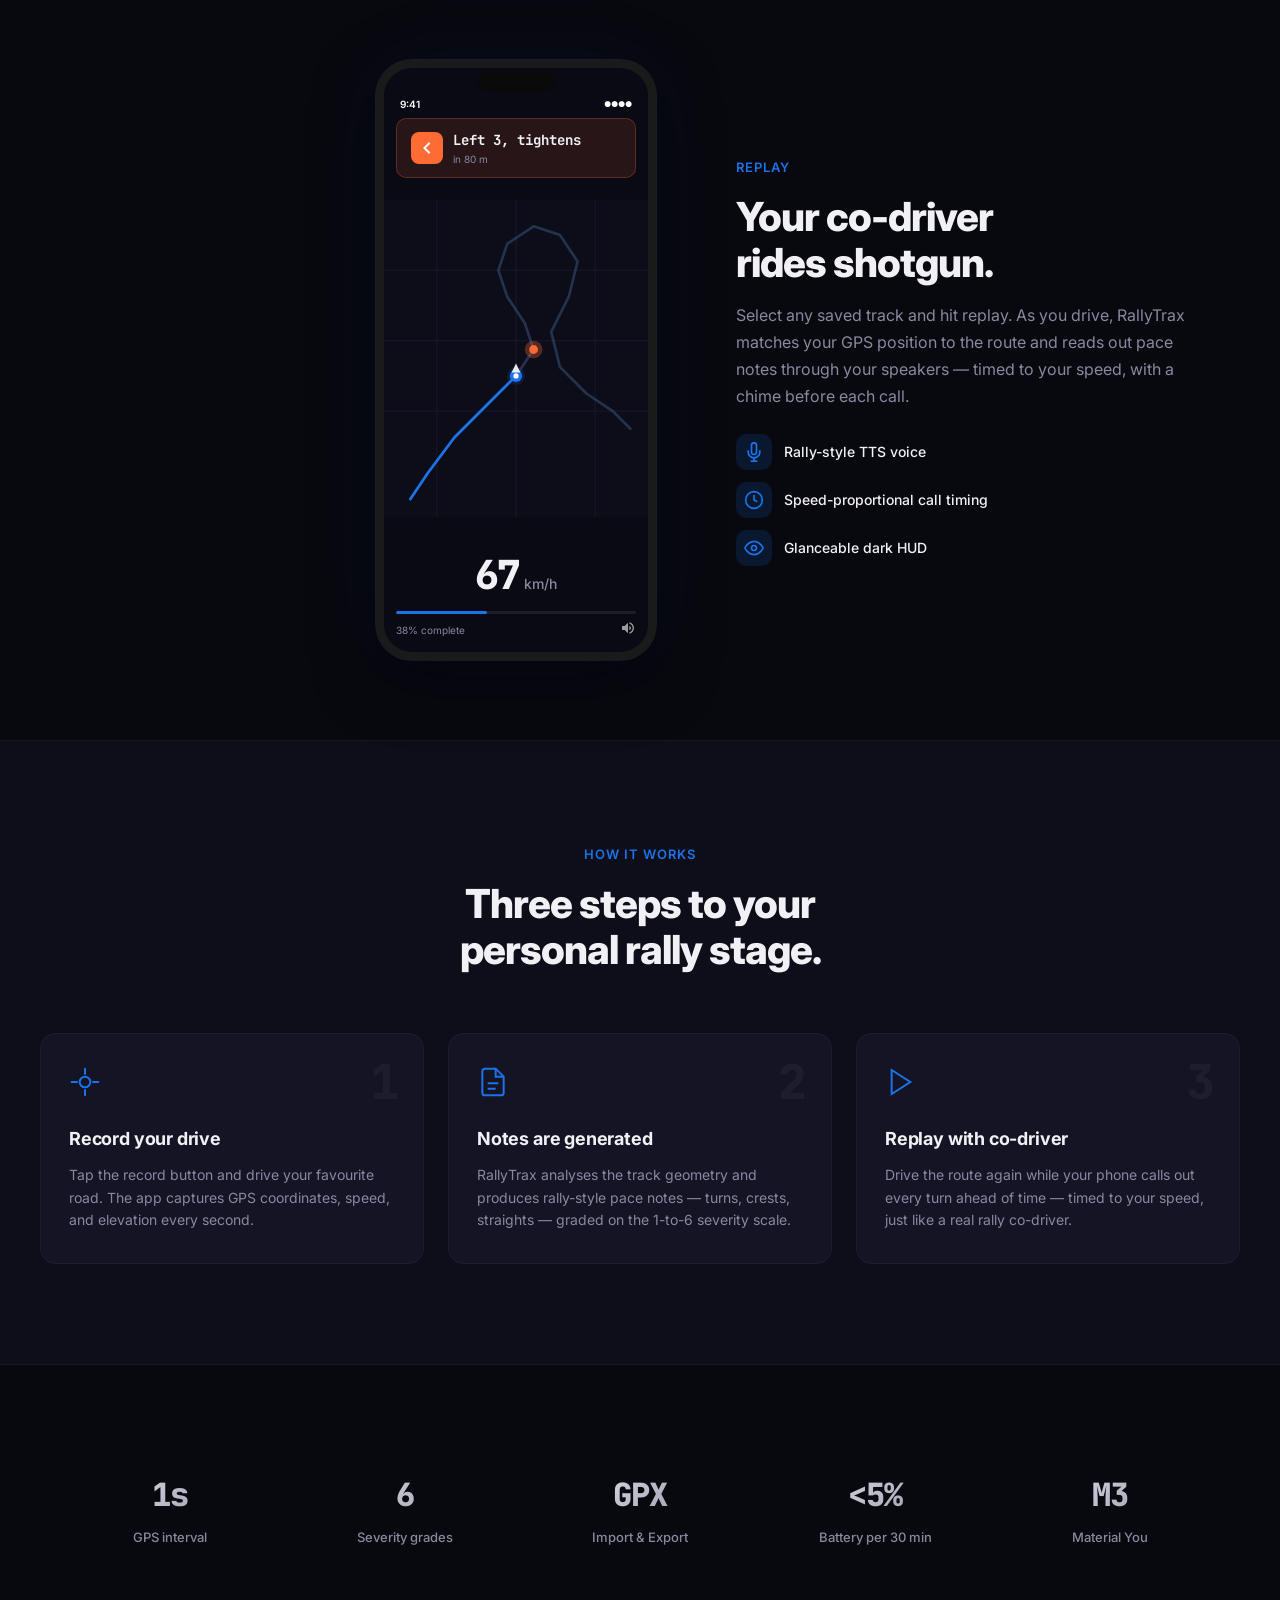
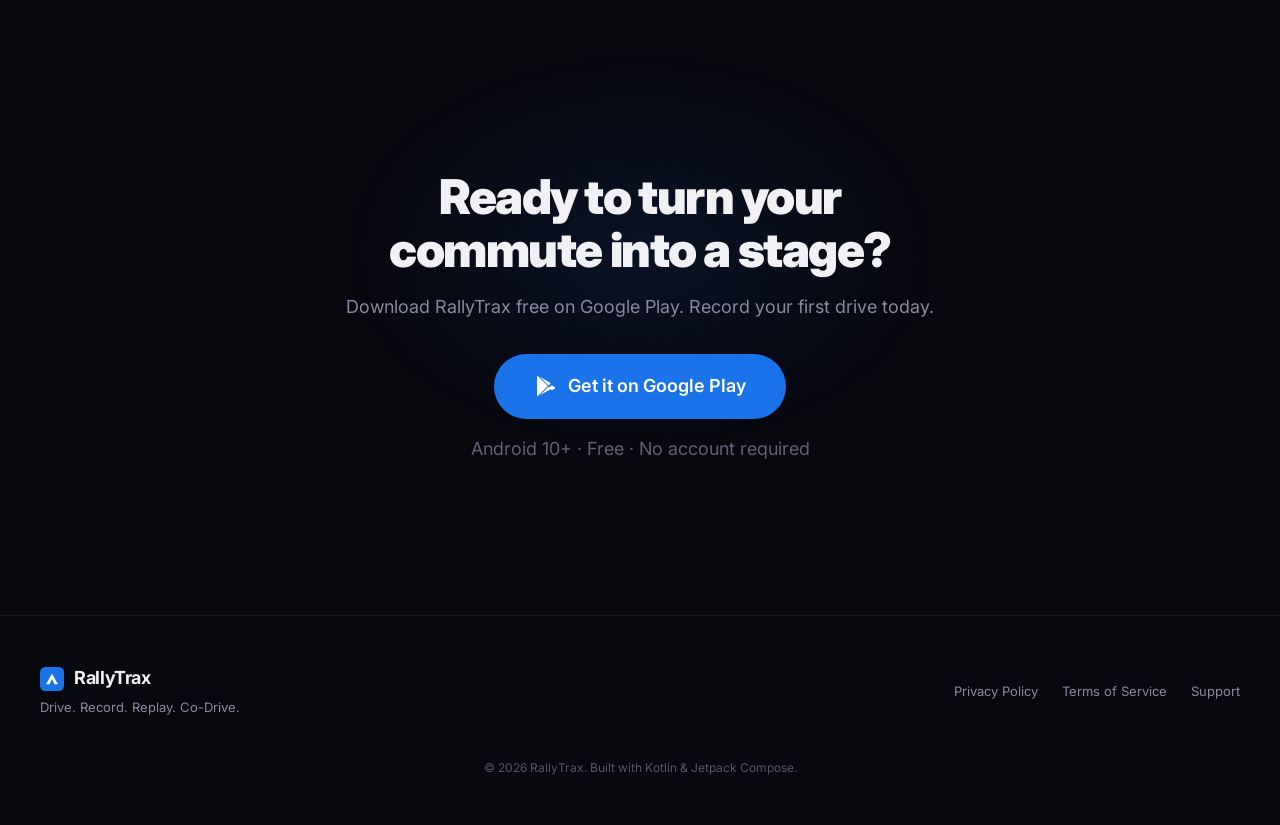
<file: website/index.html>
<!DOCTYPE html>
<html lang="en">
<head>
  <meta charset="UTF-8">
  <meta name="viewport" content="width=device-width, initial-scale=1.0">
  <title>RallyTrax — Drive. Record. Replay. Co-Drive.</title>
  <link rel="preconnect" href="https://fonts.googleapis.com">
  <link rel="preconnect" href="https://fonts.gstatic.com" crossorigin>
  <link href="https://fonts.googleapis.com/css2?family=Inter:wght@400;500;600;700;900&family=JetBrains+Mono:wght@400;500&display=swap" rel="stylesheet">
  <style>
/* ============================================
   RallyTrax Landing Page — Flighty-inspired
   Dark-mode-first, Inter font, Pixel 10 mockups
   ============================================ */

*, *::before, *::after {
  margin: 0;
  padding: 0;
  box-sizing: border-box;
}

:root {
  --bg: #08080f;
  --bg-surface: #0e0e1a;
  --bg-card: #141425;
  --bg-card-hover: #1a1a32;
  --text: #f0f0f5;
  --text-secondary: #8888a0;
  --accent: #1A73E8;
  --accent-glow: rgba(26, 115, 232, 0.15);
  --accent-dim: #1259b5;
  --orange: #FF6B35;
  --red: #E63946;
  --green: #2EC486;
  --radius: 16px;
  --radius-sm: 10px;
  --radius-xs: 6px;
  --max-width: 1200px;
  --phone-width: 280px;
  --phone-height: 600px;
}

html {
  scroll-behavior: smooth;
  -webkit-font-smoothing: antialiased;
  -moz-osx-font-smoothing: grayscale;
}

body {
  font-family: 'Inter', -apple-system, BlinkMacSystemFont, sans-serif;
  background: var(--bg);
  color: var(--text);
  line-height: 1.6;
  overflow-x: hidden;
}

a {
  color: inherit;
  text-decoration: none;
}

/* ---- Navigation ---- */
.nav {
  position: fixed;
  top: 0;
  left: 0;
  right: 0;
  z-index: 100;
  background: rgba(8, 8, 15, 0.8);
  backdrop-filter: blur(20px);
  -webkit-backdrop-filter: blur(20px);
  border-bottom: 1px solid rgba(255, 255, 255, 0.06);
}

.nav-inner {
  max-width: var(--max-width);
  margin: 0 auto;
  padding: 0 24px;
  height: 64px;
  display: flex;
  align-items: center;
  justify-content: space-between;
}

.nav-logo {
  display: flex;
  align-items: center;
  gap: 10px;
  font-weight: 700;
  font-size: 18px;
  letter-spacing: -0.02em;
}

.nav-links {
  display: flex;
  align-items: center;
  gap: 32px;
}

.nav-links a {
  font-size: 14px;
  font-weight: 500;
  color: var(--text-secondary);
  transition: color 0.2s;
}

.nav-links a:hover {
  color: var(--text);
}

.nav-cta {
  background: var(--accent);
  color: white !important;
  padding: 8px 20px;
  border-radius: 100px;
  font-weight: 600 !important;
  transition: background 0.2s, transform 0.2s !important;
}

.nav-cta:hover {
  background: var(--accent-dim);
  transform: translateY(-1px);
}

/* ---- Buttons ---- */
.btn-primary {
  display: inline-flex;
  align-items: center;
  gap: 10px;
  background: var(--accent);
  color: white;
  padding: 14px 32px;
  border-radius: 100px;
  font-weight: 600;
  font-size: 16px;
  transition: background 0.2s, transform 0.2s, box-shadow 0.2s;
  border: none;
  cursor: pointer;
}

.btn-primary:hover {
  background: var(--accent-dim);
  transform: translateY(-2px);
  box-shadow: 0 8px 32px rgba(26, 115, 232, 0.3);
}

.btn-primary.large {
  padding: 18px 40px;
  font-size: 18px;
}

.btn-ghost {
  display: inline-flex;
  align-items: center;
  gap: 8px;
  color: var(--text-secondary);
  padding: 14px 24px;
  border-radius: 100px;
  font-weight: 500;
  font-size: 16px;
  border: 1px solid rgba(255, 255, 255, 0.1);
  transition: color 0.2s, border-color 0.2s;
}

.btn-ghost:hover {
  color: var(--text);
  border-color: rgba(255, 255, 255, 0.25);
}

/* ---- Hero Section ---- */
.hero {
  position: relative;
  min-height: 100vh;
  display: flex;
  align-items: center;
  justify-content: center;
  padding: 120px 24px 80px;
  max-width: var(--max-width);
  margin: 0 auto;
  gap: 60px;
}

.hero-bg-glow {
  position: fixed;
  top: -200px;
  left: 50%;
  transform: translateX(-50%);
  width: 800px;
  height: 600px;
  background: radial-gradient(ellipse, rgba(26, 115, 232, 0.08) 0%, transparent 70%);
  pointer-events: none;
  z-index: 0;
}

.hero-content {
  flex: 1;
  max-width: 540px;
  z-index: 1;
}

.hero-badge {
  display: inline-block;
  padding: 6px 16px;
  background: var(--accent-glow);
  border: 1px solid rgba(26, 115, 232, 0.2);
  border-radius: 100px;
  font-size: 13px;
  font-weight: 600;
  color: var(--accent);
  margin-bottom: 24px;
  letter-spacing: 0.02em;
}

.hero h1 {
  font-size: clamp(36px, 5vw, 56px);
  font-weight: 900;
  line-height: 1.1;
  letter-spacing: -0.03em;
  margin-bottom: 20px;
}

.gradient-text {
  background: linear-gradient(135deg, var(--accent) 0%, #5DADE2 50%, var(--accent) 100%);
  background-size: 200% auto;
  -webkit-background-clip: text;
  -webkit-text-fill-color: transparent;
  background-clip: text;
  animation: gradient-shift 4s ease-in-out infinite;
}

@keyframes gradient-shift {
  0%, 100% { background-position: 0% center; }
  50% { background-position: 100% center; }
}

.hero-sub {
  font-size: 18px;
  line-height: 1.7;
  color: var(--text-secondary);
  margin-bottom: 32px;
  max-width: 460px;
}

.hero-cta-row {
  display: flex;
  align-items: center;
  gap: 16px;
  flex-wrap: wrap;
  margin-bottom: 16px;
}

.hero-note {
  font-size: 13px;
  color: var(--text-secondary);
  opacity: 0.7;
}

.hero-phone-wrapper {
  flex-shrink: 0;
  z-index: 1;
}

/* ---- Pixel 10 Phone Mockup ---- */
.pixel-phone {
  width: var(--phone-width);
  height: var(--phone-height);
  background: #1a1a1a;
  border-radius: 36px;
  padding: 8px;
  position: relative;
  box-shadow:
    0 0 0 1px rgba(255, 255, 255, 0.08),
    0 20px 60px rgba(0, 0, 0, 0.5),
    0 0 80px rgba(26, 115, 232, 0.08);
}

.pixel-phone::before {
  content: '';
  position: absolute;
  top: 12px;
  left: 50%;
  transform: translateX(-50%);
  width: 80px;
  height: 20px;
  background: #0a0a0a;
  border-radius: 10px;
  z-index: 10;
}

.pixel-screen {
  width: 100%;
  height: 100%;
  border-radius: 28px;
  overflow: hidden;
  background: var(--bg-surface);
}

/* ---- Mock App Screens ---- */
.mock-app {
  width: 100%;
  height: 100%;
  display: flex;
  flex-direction: column;
  font-size: 11px;
  position: relative;
}

.mock-statusbar {
  display: flex;
  justify-content: space-between;
  align-items: center;
  padding: 28px 16px 6px;
  font-size: 10px;
  font-weight: 600;
  color: var(--text);
}

.mock-statusbar.dark {
  color: white;
}

.mock-statusbar-icons {
  display: flex;
  gap: 4px;
  font-size: 8px;
}

/* -- Home Screen -- */
.mock-home {
  background: var(--bg-surface);
}

.mock-header {
  display: flex;
  justify-content: space-between;
  align-items: center;
  padding: 8px 16px 12px;
}

.mock-greeting {
  font-size: 11px;
  color: var(--text-secondary);
}

.mock-title {
  font-size: 18px;
  font-weight: 700;
  letter-spacing: -0.02em;
}

.mock-avatar {
  width: 32px;
  height: 32px;
  border-radius: 50%;
  background: linear-gradient(135deg, var(--accent), #5DADE2);
}

.mock-stats-row {
  display: flex;
  gap: 8px;
  padding: 0 16px 12px;
}

.mock-stat-card {
  flex: 1;
  background: var(--bg-card);
  border-radius: var(--radius-sm);
  padding: 12px;
  border: 1px solid rgba(255, 255, 255, 0.04);
}

.mock-stat-label {
  font-size: 9px;
  color: var(--text-secondary);
  text-transform: uppercase;
  letter-spacing: 0.05em;
  margin-bottom: 4px;
}

.mock-stat-value {
  font-size: 22px;
  font-weight: 700;
  font-family: 'JetBrains Mono', monospace;
  letter-spacing: -0.02em;
}

.mock-stat-value span {
  font-size: 11px;
  color: var(--text-secondary);
  font-weight: 500;
}

.mock-section-label {
  font-size: 12px;
  font-weight: 600;
  padding: 8px 16px 6px;
  color: var(--text-secondary);
}

.mock-track-card {
  display: flex;
  gap: 10px;
  padding: 8px 16px;
  align-items: center;
}

.mock-track-map {
  width: 48px;
  height: 48px;
  border-radius: var(--radius-xs);
  background: linear-gradient(135deg, #1a2540, #0d1a30);
  position: relative;
  overflow: hidden;
  flex-shrink: 0;
}

.mock-track-map::after {
  content: '';
  position: absolute;
  top: 8px;
  left: 8px;
  right: 8px;
  bottom: 8px;
  border: 2px solid var(--accent);
  border-radius: 4px;
  border-right-color: transparent;
  border-bottom-color: transparent;
  transform: rotate(15deg);
}

.mock-track-map.map2::after {
  border-color: var(--green);
  border-right-color: transparent;
  border-top-color: transparent;
  transform: rotate(-10deg);
}

.mock-track-info {
  flex: 1;
  min-width: 0;
}

.mock-track-name {
  font-weight: 600;
  font-size: 12px;
  margin-bottom: 2px;
}

.mock-track-meta {
  font-size: 10px;
  color: var(--text-secondary);
}

.mock-fab {
  position: absolute;
  bottom: 64px;
  right: 16px;
  width: 48px;
  height: 48px;
  border-radius: 14px;
  background: var(--accent);
  display: flex;
  align-items: center;
  justify-content: center;
  box-shadow: 0 4px 16px rgba(26, 115, 232, 0.4);
}

.mock-bottomnav {
  margin-top: auto;
  display: flex;
  justify-content: space-around;
  align-items: center;
  padding: 8px 0 12px;
  background: var(--bg-surface);
  border-top: 1px solid rgba(255, 255, 255, 0.06);
}

.mock-nav-item {
  display: flex;
  flex-direction: column;
  align-items: center;
  gap: 2px;
  font-size: 9px;
  color: var(--text-secondary);
}

.mock-nav-item.active {
  color: var(--accent);
}

.mock-nav-item svg {
  width: 18px;
  height: 18px;
}

/* -- Recording Screen -- */
.mock-recording {
  background: #0a0a14;
}

.mock-map-area {
  flex: 1;
  position: relative;
  overflow: hidden;
}

.mock-map-bg {
  width: 100%;
  height: 100%;
}

.mock-recording-hud {
  background: rgba(10, 10, 20, 0.95);
  padding: 12px 16px 16px;
  border-top: 1px solid rgba(255, 255, 255, 0.06);
}

.mock-rec-indicator {
  display: flex;
  align-items: center;
  gap: 6px;
  font-size: 10px;
  font-weight: 600;
  color: var(--red);
  margin-bottom: 10px;
}

.rec-dot {
  width: 6px;
  height: 6px;
  border-radius: 50%;
  background: var(--red);
  animation: rec-pulse 1.5s ease-in-out infinite;
}

@keyframes rec-pulse {
  0%, 100% { opacity: 1; }
  50% { opacity: 0.3; }
}

.mock-rec-stats {
  display: flex;
  justify-content: space-between;
  margin-bottom: 12px;
}

.mock-rec-stat-value {
  font-size: 18px;
  font-weight: 700;
  font-family: 'JetBrains Mono', monospace;
  color: white;
}

.mock-rec-stat-value small {
  font-size: 10px;
  color: var(--text-secondary);
}

.mock-rec-stat-label {
  font-size: 9px;
  color: var(--text-secondary);
  text-transform: uppercase;
  letter-spacing: 0.04em;
}

.mock-rec-controls {
  display: flex;
  justify-content: center;
  gap: 16px;
}

.mock-rec-btn {
  width: 44px;
  height: 44px;
  border-radius: 50%;
  border: none;
  display: flex;
  align-items: center;
  justify-content: center;
  cursor: default;
}

.mock-rec-btn.pause {
  background: rgba(255, 255, 255, 0.1);
}

.mock-rec-btn.stop {
  background: var(--red);
}

/* -- Library Screen -- */
.mock-library {
  background: var(--bg-surface);
}

.mock-lib-header {
  padding: 4px 16px 8px;
}

.mock-lib-header .mock-title {
  margin-bottom: 10px;
}

.mock-search-bar {
  display: flex;
  align-items: center;
  gap: 8px;
  background: var(--bg-card);
  border-radius: var(--radius-sm);
  padding: 8px 12px;
  margin-bottom: 10px;
  font-size: 11px;
  color: var(--text-secondary);
  border: 1px solid rgba(255, 255, 255, 0.04);
}

.mock-filter-row {
  display: flex;
  gap: 6px;
  overflow: hidden;
}

.mock-chip {
  padding: 4px 12px;
  border-radius: 100px;
  font-size: 10px;
  font-weight: 500;
  background: var(--bg-card);
  color: var(--text-secondary);
  white-space: nowrap;
  border: 1px solid rgba(255, 255, 255, 0.04);
}

.mock-chip.active {
  background: var(--accent);
  color: white;
  border-color: var(--accent);
}

.mock-lib-list {
  flex: 1;
  overflow: hidden;
  padding: 4px 0;
}

.mock-lib-item {
  display: flex;
  align-items: center;
  gap: 10px;
  padding: 8px 16px;
}

.mock-lib-thumb {
  width: 44px;
  height: 44px;
  border-radius: var(--radius-xs);
  background: linear-gradient(135deg, #1a2540, #0d1a30);
  flex-shrink: 0;
  position: relative;
  overflow: hidden;
}

.mock-lib-thumb::after {
  content: '';
  position: absolute;
  inset: 6px;
  border: 1.5px solid var(--accent);
  border-radius: 3px;
  border-right-color: transparent;
  border-bottom-color: transparent;
  transform: rotate(20deg);
}

.mock-lib-thumb.t2::after {
  border-color: var(--green);
  border-left-color: transparent;
  border-bottom-color: transparent;
  transform: rotate(-15deg);
}

.mock-lib-thumb.t3::after {
  border-color: var(--orange);
  border-top-color: transparent;
  border-right-color: transparent;
  transform: rotate(35deg);
}

.mock-lib-thumb.t4::after {
  border-color: #9B59B6;
  border-bottom-color: transparent;
  border-left-color: transparent;
  transform: rotate(-25deg);
}

.mock-lib-info {
  flex: 1;
  min-width: 0;
}

.mock-lib-name {
  font-weight: 600;
  font-size: 12px;
  margin-bottom: 2px;
}

.mock-lib-meta {
  font-size: 10px;
  color: var(--text-secondary);
  margin-bottom: 4px;
}

.mock-lib-tags {
  display: flex;
  gap: 4px;
}

.mock-tag {
  padding: 1px 6px;
  border-radius: 4px;
  font-size: 8px;
  font-weight: 500;
  background: rgba(26, 115, 232, 0.15);
  color: var(--accent);
}

.mock-lib-date {
  font-size: 10px;
  color: var(--text-secondary);
  white-space: nowrap;
}

/* -- Pace Notes Screen -- */
.mock-pacenotes {
  background: var(--bg-surface);
}

.mock-detail-header {
  display: flex;
  align-items: center;
  gap: 10px;
  padding: 4px 16px 8px;
  font-weight: 600;
  font-size: 14px;
}

.mock-detail-map {
  height: 120px;
  overflow: hidden;
}

.mock-detail-tabs {
  display: flex;
  border-bottom: 1px solid rgba(255, 255, 255, 0.06);
  padding: 0 16px;
}

.mock-detail-tab {
  padding: 8px 12px;
  font-size: 11px;
  font-weight: 500;
  color: var(--text-secondary);
  position: relative;
}

.mock-detail-tab.active {
  color: var(--accent);
}

.mock-detail-tab.active::after {
  content: '';
  position: absolute;
  bottom: 0;
  left: 12px;
  right: 12px;
  height: 2px;
  background: var(--accent);
  border-radius: 1px;
}

.mock-notes-list {
  flex: 1;
  overflow: hidden;
  padding: 4px 0;
}

.mock-note-item {
  display: flex;
  align-items: center;
  gap: 10px;
  padding: 7px 16px;
}

.mock-note-icon {
  width: 28px;
  height: 28px;
  border-radius: 6px;
  display: flex;
  align-items: center;
  justify-content: center;
  flex-shrink: 0;
}

.mock-note-icon.left-turn { background: var(--accent); }
.mock-note-icon.right-turn { background: var(--orange); }
.mock-note-icon.hairpin-icon { background: var(--red); }
.mock-note-icon.straight-icon { background: var(--green); }

.mock-note-content {
  flex: 1;
}

.mock-note-call {
  font-weight: 600;
  font-size: 12px;
  font-family: 'JetBrains Mono', monospace;
}

.mock-note-dist {
  font-size: 10px;
  color: var(--text-secondary);
}

.mock-note-severity {
  width: 24px;
  height: 24px;
  border-radius: 6px;
  display: flex;
  align-items: center;
  justify-content: center;
  font-size: 11px;
  font-weight: 700;
  font-family: 'JetBrains Mono', monospace;
}

.mock-note-severity.s1 { background: rgba(46, 196, 134, 0.15); color: var(--green); }
.mock-note-severity.s2 { background: rgba(26, 115, 232, 0.15); color: var(--accent); }
.mock-note-severity.s3 { background: rgba(255, 107, 53, 0.15); color: var(--orange); }
.mock-note-severity.s4 { background: rgba(255, 107, 53, 0.2); color: var(--orange); }
.mock-note-severity.s6 { background: rgba(230, 57, 70, 0.15); color: var(--red); }

/* -- Replay Screen -- */
.mock-replay {
  background: #0a0a14;
}

.mock-replay-note-card {
  display: flex;
  align-items: center;
  gap: 10px;
  margin: 0 12px;
  padding: 10px 14px;
  background: rgba(255, 107, 53, 0.12);
  border: 1px solid rgba(255, 107, 53, 0.25);
  border-radius: var(--radius-sm);
  z-index: 2;
}

.mock-replay-note-icon {
  width: 32px;
  height: 32px;
  background: var(--orange);
  border-radius: 8px;
  display: flex;
  align-items: center;
  justify-content: center;
}

.mock-replay-note-call {
  font-weight: 700;
  font-size: 14px;
  font-family: 'JetBrains Mono', monospace;
}

.mock-replay-note-dist {
  font-size: 10px;
  color: var(--text-secondary);
}

.mock-replay-map {
  flex: 1;
  overflow: hidden;
}

.mock-replay-speed {
  display: flex;
  align-items: baseline;
  justify-content: center;
  gap: 4px;
  padding: 4px 0;
}

.mock-replay-speed-value {
  font-size: 40px;
  font-weight: 900;
  font-family: 'JetBrains Mono', monospace;
  letter-spacing: -0.03em;
}

.mock-replay-speed-unit {
  font-size: 14px;
  color: var(--text-secondary);
  font-weight: 500;
}

.mock-replay-progress {
  height: 3px;
  background: rgba(255, 255, 255, 0.08);
  margin: 0 12px;
  border-radius: 2px;
  overflow: hidden;
}

.mock-replay-progress-fill {
  height: 100%;
  background: var(--accent);
  border-radius: 2px;
  transition: width 0.3s;
}

.mock-replay-progress-label {
  display: flex;
  justify-content: space-between;
  align-items: center;
  padding: 6px 12px 12px;
  font-size: 10px;
  color: var(--text-secondary);
}

.mock-replay-mute {
  opacity: 0.6;
}

/* ---- Feature Sections ---- */
.feature-section {
  padding: 80px 24px;
  max-width: var(--max-width);
  margin: 0 auto;
}

.feature-row {
  display: flex;
  align-items: center;
  gap: 80px;
}

.feature-row.reverse {
  flex-direction: row-reverse;
}

.feature-text {
  flex: 1;
  max-width: 480px;
}

.feature-label {
  display: inline-block;
  font-size: 13px;
  font-weight: 600;
  color: var(--accent);
  text-transform: uppercase;
  letter-spacing: 0.08em;
  margin-bottom: 16px;
}

.feature-text h2 {
  font-size: clamp(28px, 4vw, 40px);
  font-weight: 800;
  line-height: 1.15;
  letter-spacing: -0.025em;
  margin-bottom: 16px;
}

.feature-text p {
  font-size: 16px;
  line-height: 1.7;
  color: var(--text-secondary);
  margin-bottom: 24px;
}

.feature-phone-wrapper {
  flex-shrink: 0;
}

.feature-details {
  display: flex;
  flex-direction: column;
  gap: 12px;
}

.feature-detail {
  display: flex;
  align-items: center;
  gap: 12px;
  font-size: 14px;
  font-weight: 500;
  color: var(--text);
}

.feature-detail-icon {
  width: 36px;
  height: 36px;
  border-radius: 10px;
  background: var(--accent-glow);
  display: flex;
  align-items: center;
  justify-content: center;
  flex-shrink: 0;
}

/* -- Pace Note Examples -- */
.pace-note-examples {
  display: flex;
  flex-direction: column;
  gap: 12px;
}

.pace-note-example {
  display: flex;
  align-items: center;
  gap: 14px;
  padding: 12px 16px;
  background: var(--bg-card);
  border-radius: var(--radius-sm);
  border: 1px solid rgba(255, 255, 255, 0.04);
}

.pace-icon {
  width: 36px;
  height: 36px;
  border-radius: 10px;
  display: flex;
  align-items: center;
  justify-content: center;
  flex-shrink: 0;
}

.pace-icon.left { background: var(--accent); }
.pace-icon.right { background: var(--orange); }
.pace-icon.hairpin { background: var(--red); }

.pace-call {
  font-weight: 600;
  font-size: 14px;
  font-family: 'JetBrains Mono', monospace;
  margin-bottom: 2px;
}

.pace-desc {
  font-size: 12px;
  color: var(--text-secondary);
}

/* ---- Steps Section ---- */
.steps-section {
  padding: 100px 24px;
  background: var(--bg-surface);
  border-top: 1px solid rgba(255, 255, 255, 0.04);
  border-bottom: 1px solid rgba(255, 255, 255, 0.04);
}

.steps-inner {
  max-width: var(--max-width);
  margin: 0 auto;
}

.section-header {
  text-align: center;
  margin-bottom: 60px;
}

.section-header h2 {
  font-size: clamp(28px, 4vw, 40px);
  font-weight: 800;
  line-height: 1.15;
  letter-spacing: -0.025em;
}

.steps-grid {
  display: grid;
  grid-template-columns: repeat(3, 1fr);
  gap: 24px;
}

.step-card {
  background: var(--bg-card);
  border-radius: var(--radius);
  padding: 32px 28px;
  border: 1px solid rgba(255, 255, 255, 0.04);
  position: relative;
  transition: border-color 0.3s, transform 0.3s;
  animation-delay: var(--delay, 0s);
}

.step-card:hover {
  border-color: rgba(26, 115, 232, 0.2);
  transform: translateY(-4px);
}

.step-number {
  position: absolute;
  top: 24px;
  right: 24px;
  font-size: 48px;
  font-weight: 900;
  color: rgba(255, 255, 255, 0.04);
  line-height: 1;
  font-family: 'JetBrains Mono', monospace;
}

.step-icon {
  margin-bottom: 20px;
}

.step-card h3 {
  font-size: 18px;
  font-weight: 700;
  margin-bottom: 10px;
  letter-spacing: -0.01em;
}

.step-card p {
  font-size: 14px;
  line-height: 1.6;
  color: var(--text-secondary);
}

/* ---- Specs Section ---- */
.specs-section {
  padding: 80px 24px;
  max-width: var(--max-width);
  margin: 0 auto;
}

.specs-grid {
  display: grid;
  grid-template-columns: repeat(5, 1fr);
  gap: 24px;
  text-align: center;
}

.spec-item {
  padding: 24px 16px;
}

.spec-value {
  font-size: 32px;
  font-weight: 900;
  font-family: 'JetBrains Mono', monospace;
  letter-spacing: -0.03em;
  margin-bottom: 6px;
  background: linear-gradient(135deg, var(--text) 0%, var(--text-secondary) 100%);
  -webkit-background-clip: text;
  -webkit-text-fill-color: transparent;
  background-clip: text;
}

.spec-label {
  font-size: 13px;
  color: var(--text-secondary);
  font-weight: 500;
}

/* ---- CTA Section ---- */
.cta-section {
  padding: 120px 24px;
  text-align: center;
  position: relative;
}

.cta-section::before {
  content: '';
  position: absolute;
  top: 0;
  left: 50%;
  transform: translateX(-50%);
  width: 600px;
  height: 400px;
  background: radial-gradient(ellipse, rgba(26, 115, 232, 0.1) 0%, transparent 70%);
  pointer-events: none;
}

.cta-inner {
  max-width: var(--max-width);
  margin: 0 auto;
  position: relative;
}

.cta-content h2 {
  font-size: clamp(32px, 5vw, 48px);
  font-weight: 900;
  line-height: 1.1;
  letter-spacing: -0.03em;
  margin-bottom: 16px;
}

.cta-content p {
  font-size: 18px;
  color: var(--text-secondary);
  margin-bottom: 32px;
}

.cta-note {
  font-size: 13px;
  color: var(--text-secondary);
  opacity: 0.7;
  margin-top: 16px !important;
}

/* ---- Footer ---- */
.footer {
  border-top: 1px solid rgba(255, 255, 255, 0.06);
  padding: 48px 24px;
}

.footer-inner {
  max-width: var(--max-width);
  margin: 0 auto;
  display: flex;
  align-items: center;
  justify-content: space-between;
  flex-wrap: wrap;
  gap: 24px;
}

.footer-tagline {
  font-size: 13px;
  color: var(--text-secondary);
  margin-top: 4px;
}

.footer-links {
  display: flex;
  gap: 24px;
}

.footer-links a {
  font-size: 13px;
  color: var(--text-secondary);
  transition: color 0.2s;
}

.footer-links a:hover {
  color: var(--text);
}

.footer-copy {
  font-size: 12px;
  color: var(--text-secondary);
  opacity: 0.6;
  width: 100%;
  text-align: center;
  margin-top: 16px;
}

/* ---- Scroll Animations ---- */
.animate-on-scroll {
  opacity: 0;
  transform: translateY(30px);
  transition: opacity 0.7s cubic-bezier(0.16, 1, 0.3, 1),
              transform 0.7s cubic-bezier(0.16, 1, 0.3, 1);
}

.animate-on-scroll[data-animation="fade-right"] {
  transform: translateX(-40px);
}

.animate-on-scroll[data-animation="fade-left"] {
  transform: translateX(40px);
}

.animate-on-scroll[data-animation="fade-up"] {
  transform: translateY(30px);
}

.animate-on-scroll.visible {
  opacity: 1;
  transform: translate(0, 0);
}

.step-card.visible {
  transition-delay: var(--delay, 0s);
}

/* ---- Responsive ---- */
@media (max-width: 900px) {
  .hero {
    flex-direction: column;
    text-align: center;
    padding-top: 100px;
    gap: 40px;
  }

  .hero-content {
    max-width: 100%;
  }

  .hero-sub {
    max-width: 100%;
  }

  .hero-cta-row {
    justify-content: center;
  }

  .feature-row,
  .feature-row.reverse {
    flex-direction: column;
    gap: 40px;
    text-align: center;
  }

  .feature-text {
    max-width: 100%;
  }

  .feature-details {
    align-items: center;
  }

  .pace-note-examples {
    align-items: stretch;
  }

  .steps-grid {
    grid-template-columns: 1fr;
    max-width: 400px;
    margin: 0 auto;
  }

  .specs-grid {
    grid-template-columns: repeat(3, 1fr);
  }

  .nav-links a:not(.nav-cta) {
    display: none;
  }
}

@media (max-width: 600px) {
  :root {
    --phone-width: 240px;
    --phone-height: 510px;
  }

  .pixel-phone {
    border-radius: 30px;
  }

  .pixel-screen {
    border-radius: 24px;
  }

  .specs-grid {
    grid-template-columns: repeat(2, 1fr);
  }

  .footer-inner {
    flex-direction: column;
    text-align: center;
  }

  .hero-cta-row {
    flex-direction: column;
    align-items: center;
  }
}
  </style>
</head>
<body>
  <!-- Navigation -->
  <nav class="nav">
    <div class="nav-inner">
      <a href="#" class="nav-logo">
        <svg width="28" height="28" viewBox="0 0 28 28" fill="none">
          <rect width="28" height="28" rx="6" fill="#1A73E8"/>
          <path d="M7 20L14 8L21 20H17L14 14L11 20H7Z" fill="white"/>
        </svg>
        <span>RallyTrax</span>
      </a>
      <div class="nav-links">
        <a href="#features">Features</a>
        <a href="#how-it-works">How It Works</a>
        <a href="#replay">Replay</a>
        <a href="#download" class="nav-cta">Get the App</a>
      </div>
    </div>
  </nav>

  <!-- Hero -->
  <section class="hero">
    <div class="hero-bg-glow"></div>
    <div class="hero-content">
      <div class="hero-badge">Android App</div>
      <h1>Turn any road into<br>a <span class="gradient-text">rally stage.</span></h1>
      <p class="hero-sub">Record your favourite drives, then replay them with a synthetic co-driver calling out every turn, crest, and hazard — just like a professional rally navigator.</p>
      <div class="hero-cta-row">
        <a href="#download" class="btn-primary">
          <svg width="20" height="20" viewBox="0 0 24 24" fill="currentColor"><path d="M17.523 2L6.477 2C5.76 2 5.2 2.632 5.336 3.336L6.96 12H4L12 22L20 12H17.04L18.664 3.336C18.8 2.632 18.24 2 17.523 2ZM12 18.3L6.8 12H9.04L7.6 4H16.4L14.96 12H17.2L12 18.3Z"/></svg>
          Download for Android
        </a>
        <a href="#how-it-works" class="btn-ghost">See how it works</a>
      </div>
      <p class="hero-note">Free on Google Play &middot; Android 10+</p>
    </div>
    <div class="hero-phone-wrapper">
      <div class="pixel-phone hero-phone animate-on-scroll" data-animation="fade-up">
        <div class="pixel-screen">
          <!-- Mock Home Screen -->
          <div class="mock-app mock-home">
            <div class="mock-statusbar">
              <span>9:41</span>
              <div class="mock-statusbar-icons">
                <span>&#9679;&#9679;&#9679;&#9679;</span>
                <span>&#9632;</span>
              </div>
            </div>
            <div class="mock-header">
              <div>
                <div class="mock-greeting">Good morning</div>
                <div class="mock-title">Dashboard</div>
              </div>
              <div class="mock-avatar"></div>
            </div>
            <div class="mock-stats-row">
              <div class="mock-stat-card">
                <div class="mock-stat-label">This Week</div>
                <div class="mock-stat-value">247 <span>km</span></div>
              </div>
              <div class="mock-stat-card">
                <div class="mock-stat-label">Tracks</div>
                <div class="mock-stat-value">12</div>
              </div>
            </div>
            <div class="mock-section-label">Recent Drives</div>
            <div class="mock-track-card">
              <div class="mock-track-map"></div>
              <div class="mock-track-info">
                <div class="mock-track-name">Angeles Crest Hwy</div>
                <div class="mock-track-meta">34.2 km &middot; 28 min &middot; Today</div>
              </div>
            </div>
            <div class="mock-track-card">
              <div class="mock-track-map map2"></div>
              <div class="mock-track-info">
                <div class="mock-track-name">Mulholland Drive</div>
                <div class="mock-track-meta">18.7 km &middot; 22 min &middot; Yesterday</div>
              </div>
            </div>
            <div class="mock-fab">
              <svg width="24" height="24" viewBox="0 0 24 24" fill="white"><circle cx="12" cy="12" r="4" fill="none" stroke="white" stroke-width="2"/><path d="M12 2v4M12 18v4M2 12h4M18 12h4" stroke="white" stroke-width="2" stroke-linecap="round"/></svg>
            </div>
            <div class="mock-bottomnav">
              <div class="mock-nav-item active">
                <svg width="20" height="20" viewBox="0 0 24 24" fill="currentColor"><path d="M3 13h1v7c0 1.1.9 2 2 2h12c1.1 0 2-.9 2-2v-7h1a1 1 0 00.7-1.7l-9-9a1 1 0 00-1.4 0l-9 9A1 1 0 003 13z"/></svg>
                <span>Home</span>
              </div>
              <div class="mock-nav-item">
                <svg width="20" height="20" viewBox="0 0 24 24" fill="currentColor"><path d="M4 6H2v14c0 1.1.9 2 2 2h14v-2H4V6zm16-4H8c-1.1 0-2 .9-2 2v12c0 1.1.9 2 2 2h12c1.1 0 2-.9 2-2V4c0-1.1-.9-2-2-2z"/></svg>
                <span>Library</span>
              </div>
              <div class="mock-nav-item">
                <svg width="20" height="20" viewBox="0 0 24 24" fill="currentColor"><path d="M8 5v14l11-7z"/></svg>
                <span>Replay</span>
              </div>
              <div class="mock-nav-item">
                <svg width="20" height="20" viewBox="0 0 24 24" fill="currentColor"><path d="M19.14 12.94c.04-.31.06-.63.06-.94 0-.31-.02-.63-.06-.94l2.03-1.58a.49.49 0 00.12-.61l-1.92-3.32a.49.49 0 00-.59-.22l-2.39.96c-.5-.38-1.03-.7-1.62-.94l-.36-2.54a.484.484 0 00-.48-.41h-3.84c-.24 0-.43.17-.47.41l-.36 2.54c-.59.24-1.13.57-1.62.94l-2.39-.96a.49.49 0 00-.59.22L2.74 8.87c-.12.21-.08.47.12.61l2.03 1.58c-.04.31-.06.63-.06.94s.02.63.06.94l-2.03 1.58a.49.49 0 00-.12.61l1.92 3.32c.12.22.37.29.59.22l2.39-.96c.5.38 1.03.7 1.62.94l.36 2.54c.05.24.24.41.48.41h3.84c.24 0 .44-.17.47-.41l.36-2.54c.59-.24 1.13-.56 1.62-.94l2.39.96c.22.08.47 0 .59-.22l1.92-3.32c.12-.22.07-.47-.12-.61l-2.01-1.58zM12 15.6A3.6 3.6 0 1115.6 12 3.6 3.6 0 0112 15.6z"/></svg>
                <span>Settings</span>
              </div>
            </div>
          </div>
        </div>
      </div>
    </div>
  </section>

  <!-- Feature: Record -->
  <section class="feature-section" id="features">
    <div class="feature-row">
      <div class="feature-text animate-on-scroll" data-animation="fade-right">
        <div class="feature-label">Record</div>
        <h2>Every road tells a story.<br>Capture yours.</h2>
        <p>Tap record and drive. RallyTrax uses high-accuracy GPS to trace your route in real-time, capturing every twist, elevation change, and speed variation. Pause mid-drive, resume later — your track stays intact.</p>
        <div class="feature-details">
          <div class="feature-detail">
            <div class="feature-detail-icon">
              <svg width="20" height="20" viewBox="0 0 24 24" fill="#1A73E8"><circle cx="12" cy="12" r="4" fill="none" stroke="#1A73E8" stroke-width="2"/><path d="M12 2v4M12 18v4M2 12h4M18 12h4" stroke="#1A73E8" stroke-width="2" stroke-linecap="round"/></svg>
            </div>
            <span>1-second GPS precision</span>
          </div>
          <div class="feature-detail">
            <div class="feature-detail-icon">
              <svg width="20" height="20" viewBox="0 0 24 24" fill="none" stroke="#1A73E8" stroke-width="2"><path d="M13 2L3 14h9l-1 8 10-12h-9l1-8z" stroke-linecap="round" stroke-linejoin="round"/></svg>
            </div>
            <span>Battery-efficient foreground service</span>
          </div>
          <div class="feature-detail">
            <div class="feature-detail-icon">
              <svg width="20" height="20" viewBox="0 0 24 24" fill="none" stroke="#1A73E8" stroke-width="2"><path d="M3 17l6-6 4 4 8-8" stroke-linecap="round" stroke-linejoin="round"/></svg>
            </div>
            <span>Speed, elevation &amp; distance tracked</span>
          </div>
        </div>
      </div>
      <div class="feature-phone-wrapper animate-on-scroll" data-animation="fade-left">
        <div class="pixel-phone">
          <div class="pixel-screen">
            <!-- Mock Recording Screen -->
            <div class="mock-app mock-recording">
              <div class="mock-statusbar dark">
                <span>9:41</span>
                <div class="mock-statusbar-icons"><span>REC</span></div>
              </div>
              <div class="mock-map-area">
                <div class="mock-map-bg">
                  <svg viewBox="0 0 300 400" width="100%" height="100%">
                    <rect fill="#1a1a2e" width="300" height="400"/>
                    <!-- Road grid -->
                    <line x1="0" y1="100" x2="300" y2="100" stroke="#2a2a4a" stroke-width="0.5"/>
                    <line x1="0" y1="200" x2="300" y2="200" stroke="#2a2a4a" stroke-width="0.5"/>
                    <line x1="0" y1="300" x2="300" y2="300" stroke="#2a2a4a" stroke-width="0.5"/>
                    <line x1="75" y1="0" x2="75" y2="400" stroke="#2a2a4a" stroke-width="0.5"/>
                    <line x1="150" y1="0" x2="150" y2="400" stroke="#2a2a4a" stroke-width="0.5"/>
                    <line x1="225" y1="0" x2="225" y2="400" stroke="#2a2a4a" stroke-width="0.5"/>
                    <!-- Track polyline -->
                    <polyline points="50,350 60,320 80,280 120,240 150,210 170,180 160,150 140,120 130,90 140,60 170,40 200,50 220,80 210,120 190,160 200,200 230,230 250,250" fill="none" stroke="#1A73E8" stroke-width="3" stroke-linecap="round" stroke-linejoin="round"/>
                    <!-- Current position pulse -->
                    <circle cx="250" cy="250" r="12" fill="#1A73E8" opacity="0.2">
                      <animate attributeName="r" values="8;16;8" dur="2s" repeatCount="indefinite"/>
                      <animate attributeName="opacity" values="0.3;0.05;0.3" dur="2s" repeatCount="indefinite"/>
                    </circle>
                    <circle cx="250" cy="250" r="6" fill="#1A73E8"/>
                    <circle cx="250" cy="250" r="3" fill="white"/>
                  </svg>
                </div>
              </div>
              <div class="mock-recording-hud">
                <div class="mock-rec-indicator">
                  <span class="rec-dot"></span> Recording
                </div>
                <div class="mock-rec-stats">
                  <div class="mock-rec-stat">
                    <div class="mock-rec-stat-value">12:34</div>
                    <div class="mock-rec-stat-label">Duration</div>
                  </div>
                  <div class="mock-rec-stat">
                    <div class="mock-rec-stat-value">8.4 <small>km</small></div>
                    <div class="mock-rec-stat-label">Distance</div>
                  </div>
                  <div class="mock-rec-stat">
                    <div class="mock-rec-stat-value">67 <small>km/h</small></div>
                    <div class="mock-rec-stat-label">Speed</div>
                  </div>
                </div>
                <div class="mock-rec-controls">
                  <button class="mock-rec-btn pause">
                    <svg width="20" height="20" viewBox="0 0 24 24" fill="white"><rect x="6" y="4" width="4" height="16"/><rect x="14" y="4" width="4" height="16"/></svg>
                  </button>
                  <button class="mock-rec-btn stop">
                    <svg width="20" height="20" viewBox="0 0 24 24" fill="white"><rect x="6" y="6" width="12" height="12" rx="2"/></svg>
                  </button>
                </div>
              </div>
            </div>
          </div>
        </div>
      </div>
    </div>
  </section>

  <!-- Feature: Library -->
  <section class="feature-section">
    <div class="feature-row reverse">
      <div class="feature-text animate-on-scroll" data-animation="fade-left">
        <div class="feature-label">Library</div>
        <h2>Your personal<br>road atlas.</h2>
        <p>Every drive you record lives in your Library — searchable, sortable, and tagged the way you want. See the route on a map, browse elevation profiles, and export to GPX to share with friends.</p>
        <div class="feature-details">
          <div class="feature-detail">
            <div class="feature-detail-icon">
              <svg width="20" height="20" viewBox="0 0 24 24" fill="none" stroke="#1A73E8" stroke-width="2"><circle cx="11" cy="11" r="8"/><line x1="21" y1="21" x2="16.65" y2="16.65"/></svg>
            </div>
            <span>Search, filter &amp; tag tracks</span>
          </div>
          <div class="feature-detail">
            <div class="feature-detail-icon">
              <svg width="20" height="20" viewBox="0 0 24 24" fill="none" stroke="#1A73E8" stroke-width="2"><path d="M14 2H6a2 2 0 00-2 2v16a2 2 0 002 2h12a2 2 0 002-2V8z"/><polyline points="14 2 14 8 20 8"/></svg>
            </div>
            <span>GPX import &amp; export</span>
          </div>
          <div class="feature-detail">
            <div class="feature-detail-icon">
              <svg width="20" height="20" viewBox="0 0 24 24" fill="none" stroke="#1A73E8" stroke-width="2"><path d="M3 17l6-6 4 4 8-8"/><path d="M17 7h4v4"/></svg>
            </div>
            <span>Elevation charts &amp; stats</span>
          </div>
        </div>
      </div>
      <div class="feature-phone-wrapper animate-on-scroll" data-animation="fade-right">
        <div class="pixel-phone">
          <div class="pixel-screen">
            <!-- Mock Library Screen -->
            <div class="mock-app mock-library">
              <div class="mock-statusbar">
                <span>9:41</span>
                <div class="mock-statusbar-icons">
                  <span>&#9679;&#9679;&#9679;&#9679;</span>
                  <span>&#9632;</span>
                </div>
              </div>
              <div class="mock-lib-header">
                <div class="mock-title">Library</div>
                <div class="mock-search-bar">
                  <svg width="16" height="16" viewBox="0 0 24 24" fill="none" stroke="#888" stroke-width="2"><circle cx="11" cy="11" r="8"/><line x1="21" y1="21" x2="16.65" y2="16.65"/></svg>
                  <span>Search tracks...</span>
                </div>
                <div class="mock-filter-row">
                  <span class="mock-chip active">All</span>
                  <span class="mock-chip">Canyon</span>
                  <span class="mock-chip">Highway</span>
                  <span class="mock-chip">Mountain</span>
                </div>
              </div>
              <div class="mock-lib-list">
                <div class="mock-lib-item">
                  <div class="mock-lib-thumb"></div>
                  <div class="mock-lib-info">
                    <div class="mock-lib-name">Angeles Crest Hwy</div>
                    <div class="mock-lib-meta">34.2 km &middot; 28 min</div>
                    <div class="mock-lib-tags">
                      <span class="mock-tag">Canyon</span>
                      <span class="mock-tag">Favourite</span>
                    </div>
                  </div>
                  <div class="mock-lib-date">Today</div>
                </div>
                <div class="mock-lib-item">
                  <div class="mock-lib-thumb t2"></div>
                  <div class="mock-lib-info">
                    <div class="mock-lib-name">Mulholland Drive</div>
                    <div class="mock-lib-meta">18.7 km &middot; 22 min</div>
                    <div class="mock-lib-tags">
                      <span class="mock-tag">Mountain</span>
                    </div>
                  </div>
                  <div class="mock-lib-date">Yesterday</div>
                </div>
                <div class="mock-lib-item">
                  <div class="mock-lib-thumb t3"></div>
                  <div class="mock-lib-info">
                    <div class="mock-lib-name">Pacific Coast Hwy</div>
                    <div class="mock-lib-meta">62.1 km &middot; 48 min</div>
                    <div class="mock-lib-tags">
                      <span class="mock-tag">Highway</span>
                      <span class="mock-tag">Scenic</span>
                    </div>
                  </div>
                  <div class="mock-lib-date">Mar 15</div>
                </div>
                <div class="mock-lib-item">
                  <div class="mock-lib-thumb t4"></div>
                  <div class="mock-lib-info">
                    <div class="mock-lib-name">Ortega Highway</div>
                    <div class="mock-lib-meta">42.8 km &middot; 35 min</div>
                    <div class="mock-lib-tags">
                      <span class="mock-tag">Canyon</span>
                    </div>
                  </div>
                  <div class="mock-lib-date">Mar 12</div>
                </div>
              </div>
              <div class="mock-bottomnav">
                <div class="mock-nav-item">
                  <svg width="20" height="20" viewBox="0 0 24 24" fill="currentColor"><path d="M3 13h1v7c0 1.1.9 2 2 2h12c1.1 0 2-.9 2-2v-7h1a1 1 0 00.7-1.7l-9-9a1 1 0 00-1.4 0l-9 9A1 1 0 003 13z"/></svg>
                  <span>Home</span>
                </div>
                <div class="mock-nav-item active">
                  <svg width="20" height="20" viewBox="0 0 24 24" fill="currentColor"><path d="M4 6H2v14c0 1.1.9 2 2 2h14v-2H4V6zm16-4H8c-1.1 0-2 .9-2 2v12c0 1.1.9 2 2 2h12c1.1 0 2-.9 2-2V4c0-1.1-.9-2-2-2z"/></svg>
                  <span>Library</span>
                </div>
                <div class="mock-nav-item">
                  <svg width="20" height="20" viewBox="0 0 24 24" fill="currentColor"><path d="M8 5v14l11-7z"/></svg>
                  <span>Replay</span>
                </div>
                <div class="mock-nav-item">
                  <svg width="20" height="20" viewBox="0 0 24 24" fill="currentColor"><path d="M19.14 12.94c.04-.31.06-.63.06-.94 0-.31-.02-.63-.06-.94l2.03-1.58a.49.49 0 00.12-.61l-1.92-3.32a.49.49 0 00-.59-.22l-2.39.96c-.5-.38-1.03-.7-1.62-.94l-.36-2.54a.484.484 0 00-.48-.41h-3.84c-.24 0-.43.17-.47.41l-.36 2.54c-.59.24-1.13.57-1.62.94l-2.39-.96a.49.49 0 00-.59.22L2.74 8.87c-.12.21-.08.47.12.61l2.03 1.58c-.04.31-.06.63-.06.94s.02.63.06.94l-2.03 1.58a.49.49 0 00-.12.61l1.92 3.32c.12.22.37.29.59.22l2.39-.96c.5.38 1.03.7 1.62.94l.36 2.54c.05.24.24.41.48.41h3.84c.24 0 .44-.17.47-.41l.36-2.54c.59-.24 1.13-.56 1.62-.94l2.39.96c.22.08.47 0 .59-.22l1.92-3.32c.12-.22.07-.47-.12-.61l-2.01-1.58zM12 15.6A3.6 3.6 0 1115.6 12 3.6 3.6 0 0112 15.6z"/></svg>
                  <span>Settings</span>
                </div>
              </div>
            </div>
          </div>
        </div>
      </div>
    </div>
  </section>

  <!-- Feature: Pace Notes -->
  <section class="feature-section" id="how-it-works">
    <div class="feature-row">
      <div class="feature-text animate-on-scroll" data-animation="fade-right">
        <div class="feature-label">Pace Notes</div>
        <h2>AI-generated<br>co-driver calls.</h2>
        <p>After recording, RallyTrax analyses your track's geometry — every bend radius, elevation change, and straight — to generate authentic rally-style pace notes, graded 1 to 6 just like the pros use.</p>
        <div class="pace-note-examples">
          <div class="pace-note-example">
            <div class="pace-icon left">
              <svg width="20" height="20" viewBox="0 0 24 24" fill="white"><path d="M15.41 16.59L10.83 12l4.58-4.59L14 6l-6 6 6 6 1.41-1.41z"/></svg>
            </div>
            <div>
              <div class="pace-call">"Left 3, tightens"</div>
              <div class="pace-desc">Medium bend, radius decreasing</div>
            </div>
          </div>
          <div class="pace-note-example">
            <div class="pace-icon right">
              <svg width="20" height="20" viewBox="0 0 24 24" fill="white"><path d="M8.59 16.59L13.17 12 8.59 7.41 10 6l6 6-6 6-1.41-1.41z"/></svg>
            </div>
            <div>
              <div class="pace-call">"Right 4, over crest, 120"</div>
              <div class="pace-desc">Firm corner with elevation, 120m to next</div>
            </div>
          </div>
          <div class="pace-note-example">
            <div class="pace-icon hairpin">
              <svg width="20" height="20" viewBox="0 0 24 24" fill="white"><path d="M18.56 5.44l-4.94 4.94 1.41 1.41 2.12-2.12c1.95 1.95 1.95 5.12 0 7.07-1.95 1.95-5.12 1.95-7.07 0-1.95-1.95-1.95-5.12 0-7.07l3.54-3.54-1.41-1.41-3.54 3.54a6.003 6.003 0 000 8.49 6.003 6.003 0 008.49 0 6.003 6.003 0 000-8.49l2.12-2.12 1.41 1.41L22 2h-5.56l2.12 3.44z"/></svg>
            </div>
            <div>
              <div class="pace-call">"Hairpin right"</div>
              <div class="pace-desc">Grade 6 — extreme, 150&deg;+ deflection</div>
            </div>
          </div>
        </div>
      </div>
      <div class="feature-phone-wrapper animate-on-scroll" data-animation="fade-left">
        <div class="pixel-phone">
          <div class="pixel-screen">
            <!-- Mock Track Detail / Pace Notes Screen -->
            <div class="mock-app mock-pacenotes">
              <div class="mock-statusbar">
                <span>9:41</span>
                <div class="mock-statusbar-icons">
                  <span>&#9679;&#9679;&#9679;&#9679;</span>
                  <span>&#9632;</span>
                </div>
              </div>
              <div class="mock-detail-header">
                <svg width="20" height="20" viewBox="0 0 24 24" fill="white"><path d="M20 11H7.83l5.59-5.59L12 4l-8 8 8 8 1.41-1.41L7.83 13H20v-2z"/></svg>
                <span>Angeles Crest Hwy</span>
              </div>
              <div class="mock-detail-map">
                <svg viewBox="0 0 300 140" width="100%" height="100%">
                  <rect fill="#1a1a2e" width="300" height="140"/>
                  <polyline points="20,120 40,110 70,90 100,70 130,60 150,55 160,50 140,40 120,35 130,25 160,20 190,25 210,40 200,60 180,80 190,100 220,110 260,115 280,120" fill="none" stroke="#1A73E8" stroke-width="2.5" stroke-linecap="round" stroke-linejoin="round"/>
                  <!-- Pace note markers -->
                  <circle cx="100" cy="70" r="5" fill="#FF6B35" stroke="#1a1a2e" stroke-width="1.5"/>
                  <circle cx="160" cy="50" r="5" fill="#FF6B35" stroke="#1a1a2e" stroke-width="1.5"/>
                  <circle cx="120" cy="35" r="5" fill="#E63946" stroke="#1a1a2e" stroke-width="1.5"/>
                  <circle cx="200" cy="60" r="5" fill="#FF6B35" stroke="#1a1a2e" stroke-width="1.5"/>
                </svg>
              </div>
              <div class="mock-detail-tabs">
                <span class="mock-detail-tab">Overview</span>
                <span class="mock-detail-tab active">Pace Notes</span>
                <span class="mock-detail-tab">Elevation</span>
              </div>
              <div class="mock-notes-list">
                <div class="mock-note-item">
                  <div class="mock-note-icon left-turn">
                    <svg width="14" height="14" viewBox="0 0 24 24" fill="white"><path d="M15.41 16.59L10.83 12l4.58-4.59L14 6l-6 6 6 6 1.41-1.41z"/></svg>
                  </div>
                  <div class="mock-note-content">
                    <div class="mock-note-call">Left 3, tightens</div>
                    <div class="mock-note-dist">at 2.4 km</div>
                  </div>
                  <div class="mock-note-severity s3">3</div>
                </div>
                <div class="mock-note-item">
                  <div class="mock-note-icon right-turn">
                    <svg width="14" height="14" viewBox="0 0 24 24" fill="white"><path d="M8.59 16.59L13.17 12 8.59 7.41 10 6l6 6-6 6-1.41-1.41z"/></svg>
                  </div>
                  <div class="mock-note-content">
                    <div class="mock-note-call">Right 4, over crest</div>
                    <div class="mock-note-dist">at 3.1 km</div>
                  </div>
                  <div class="mock-note-severity s4">4</div>
                </div>
                <div class="mock-note-item">
                  <div class="mock-note-icon hairpin-icon">
                    <svg width="14" height="14" viewBox="0 0 24 24" fill="white"><path d="M18.56 5.44l-4.94 4.94 1.41 1.41 2.12-2.12c1.95 1.95 1.95 5.12 0 7.07-1.95 1.95-5.12 1.95-7.07 0-1.95-1.95-1.95-5.12 0-7.07l3.54-3.54-1.41-1.41-3.54 3.54a6 6 0 000 8.49 6 6 0 008.49 0 6 6 0 000-8.49l2.12-2.12 1.41 1.41L22 2h-5.56l2.12 3.44z"/></svg>
                  </div>
                  <div class="mock-note-content">
                    <div class="mock-note-call">Hairpin right</div>
                    <div class="mock-note-dist">at 4.7 km</div>
                  </div>
                  <div class="mock-note-severity s6">6</div>
                </div>
                <div class="mock-note-item">
                  <div class="mock-note-icon straight-icon">
                    <svg width="14" height="14" viewBox="0 0 24 24" fill="white"><path d="M12 4l-1.41 1.41L16.17 11H4v2h12.17l-5.58 5.59L12 20l8-8-8-8z"/></svg>
                  </div>
                  <div class="mock-note-content">
                    <div class="mock-note-call">Straight, 320</div>
                    <div class="mock-note-dist">at 5.2 km</div>
                  </div>
                  <div class="mock-note-severity s1">1</div>
                </div>
                <div class="mock-note-item">
                  <div class="mock-note-icon left-turn">
                    <svg width="14" height="14" viewBox="0 0 24 24" fill="white"><path d="M15.41 16.59L10.83 12l4.58-4.59L14 6l-6 6 6 6 1.41-1.41z"/></svg>
                  </div>
                  <div class="mock-note-content">
                    <div class="mock-note-call">Left 2, long</div>
                    <div class="mock-note-dist">at 5.5 km</div>
                  </div>
                  <div class="mock-note-severity s2">2</div>
                </div>
              </div>
            </div>
          </div>
        </div>
      </div>
    </div>
  </section>

  <!-- Feature: Replay -->
  <section class="feature-section" id="replay">
    <div class="feature-row reverse">
      <div class="feature-text animate-on-scroll" data-animation="fade-left">
        <div class="feature-label">Replay</div>
        <h2>Your co-driver<br>rides shotgun.</h2>
        <p>Select any saved track and hit replay. As you drive, RallyTrax matches your GPS position to the route and reads out pace notes through your speakers — timed to your speed, with a chime before each call.</p>
        <div class="feature-details">
          <div class="feature-detail">
            <div class="feature-detail-icon">
              <svg width="20" height="20" viewBox="0 0 24 24" fill="none" stroke="#1A73E8" stroke-width="2"><path d="M12 1a3 3 0 00-3 3v8a3 3 0 006 0V4a3 3 0 00-3-3z"/><path d="M19 10v2a7 7 0 01-14 0v-2"/><line x1="12" y1="19" x2="12" y2="23"/><line x1="8" y1="23" x2="16" y2="23"/></svg>
            </div>
            <span>Rally-style TTS voice</span>
          </div>
          <div class="feature-detail">
            <div class="feature-detail-icon">
              <svg width="20" height="20" viewBox="0 0 24 24" fill="none" stroke="#1A73E8" stroke-width="2"><circle cx="12" cy="12" r="10"/><polyline points="12 6 12 12 16 14"/></svg>
            </div>
            <span>Speed-proportional call timing</span>
          </div>
          <div class="feature-detail">
            <div class="feature-detail-icon">
              <svg width="20" height="20" viewBox="0 0 24 24" fill="none" stroke="#1A73E8" stroke-width="2"><path d="M1 12s4-8 11-8 11 8 11 8-4 8-11 8-11-8-11-8z"/><circle cx="12" cy="12" r="3"/></svg>
            </div>
            <span>Glanceable dark HUD</span>
          </div>
        </div>
      </div>
      <div class="feature-phone-wrapper animate-on-scroll" data-animation="fade-right">
        <div class="pixel-phone">
          <div class="pixel-screen">
            <!-- Mock Replay HUD -->
            <div class="mock-app mock-replay">
              <div class="mock-statusbar dark">
                <span>9:41</span>
                <div class="mock-statusbar-icons"><span>&#9679;&#9679;&#9679;&#9679;</span></div>
              </div>
              <!-- Next note card -->
              <div class="mock-replay-note-card">
                <div class="mock-replay-note-icon">
                  <svg width="24" height="24" viewBox="0 0 24 24" fill="white"><path d="M15.41 16.59L10.83 12l4.58-4.59L14 6l-6 6 6 6 1.41-1.41z"/></svg>
                </div>
                <div class="mock-replay-note-text">
                  <div class="mock-replay-note-call">Left 3, tightens</div>
                  <div class="mock-replay-note-dist">in 80 m</div>
                </div>
              </div>
              <!-- Map area -->
              <div class="mock-replay-map">
                <svg viewBox="0 0 300 360" width="100%" height="100%">
                  <rect fill="#0d0d1a" width="300" height="360"/>
                  <!-- Dark map roads -->
                  <line x1="0" y1="80" x2="300" y2="80" stroke="#1a1a30" stroke-width="1"/>
                  <line x1="0" y1="160" x2="300" y2="160" stroke="#1a1a30" stroke-width="1"/>
                  <line x1="0" y1="240" x2="300" y2="240" stroke="#1a1a30" stroke-width="1"/>
                  <line x1="60" y1="0" x2="60" y2="360" stroke="#1a1a30" stroke-width="1"/>
                  <line x1="150" y1="0" x2="150" y2="360" stroke="#1a1a30" stroke-width="1"/>
                  <line x1="240" y1="0" x2="240" y2="360" stroke="#1a1a30" stroke-width="1"/>
                  <!-- Recorded track -->
                  <polyline points="30,340 50,310 80,270 120,230 150,200 170,170 160,140 140,110 130,80 140,50 170,30 200,40 220,70 210,110 190,150 200,190 230,220 260,240 280,260" fill="none" stroke="#3d5a80" stroke-width="3" stroke-linecap="round" stroke-linejoin="round" opacity="0.5"/>
                  <!-- Driven portion -->
                  <polyline points="30,340 50,310 80,270 120,230 150,200" fill="none" stroke="#1A73E8" stroke-width="3" stroke-linecap="round" stroke-linejoin="round"/>
                  <!-- Upcoming turn marker -->
                  <circle cx="170" cy="170" r="10" fill="#FF6B35" opacity="0.3"/>
                  <circle cx="170" cy="170" r="5" fill="#FF6B35"/>
                  <!-- Position -->
                  <circle cx="150" cy="200" r="14" fill="#1A73E8" opacity="0.15">
                    <animate attributeName="r" values="10;18;10" dur="2s" repeatCount="indefinite"/>
                  </circle>
                  <circle cx="150" cy="200" r="7" fill="#1A73E8"/>
                  <circle cx="150" cy="200" r="3" fill="white"/>
                  <!-- Direction indicator -->
                  <polygon points="150,186 145,196 155,196" fill="white" opacity="0.9"/>
                </svg>
              </div>
              <!-- Speed display -->
              <div class="mock-replay-speed">
                <div class="mock-replay-speed-value">67</div>
                <div class="mock-replay-speed-unit">km/h</div>
              </div>
              <!-- Progress bar -->
              <div class="mock-replay-progress">
                <div class="mock-replay-progress-fill" style="width: 38%"></div>
              </div>
              <div class="mock-replay-progress-label">
                <span>38% complete</span>
                <span class="mock-replay-mute">
                  <svg width="16" height="16" viewBox="0 0 24 24" fill="white"><path d="M3 9v6h4l5 5V4L7 9H3zm13.5 3A4.5 4.5 0 0014 8.5v7a4.47 4.47 0 002.5-3.5zM14 3.23v2.06c2.89.86 5 3.54 5 6.71s-2.11 5.85-5 6.71v2.06c4.01-.91 7-4.49 7-8.77s-2.99-7.86-7-8.77z"/></svg>
                </span>
              </div>
            </div>
          </div>
        </div>
      </div>
    </div>
  </section>

  <!-- How it works -->
  <section class="steps-section">
    <div class="steps-inner">
      <div class="section-header animate-on-scroll" data-animation="fade-up">
        <div class="feature-label">How It Works</div>
        <h2>Three steps to your<br>personal rally stage.</h2>
      </div>
      <div class="steps-grid">
        <div class="step-card animate-on-scroll" data-animation="fade-up" style="--delay: 0s">
          <div class="step-number">1</div>
          <div class="step-icon">
            <svg width="32" height="32" viewBox="0 0 24 24" fill="none" stroke="#1A73E8" stroke-width="1.5"><circle cx="12" cy="12" r="4"/><path d="M12 2v4M12 18v4M2 12h4M18 12h4" stroke-linecap="round"/></svg>
          </div>
          <h3>Record your drive</h3>
          <p>Tap the record button and drive your favourite road. The app captures GPS coordinates, speed, and elevation every second.</p>
        </div>
        <div class="step-card animate-on-scroll" data-animation="fade-up" style="--delay: 0.15s">
          <div class="step-number">2</div>
          <div class="step-icon">
            <svg width="32" height="32" viewBox="0 0 24 24" fill="none" stroke="#1A73E8" stroke-width="1.5"><path d="M14 2H6a2 2 0 00-2 2v16a2 2 0 002 2h12a2 2 0 002-2V8z"/><path d="M14 2v6h6"/><path d="M8 13h8M8 17h6"/></svg>
          </div>
          <h3>Notes are generated</h3>
          <p>RallyTrax analyses the track geometry and produces rally-style pace notes — turns, crests, straights — graded on the 1-to-6 severity scale.</p>
        </div>
        <div class="step-card animate-on-scroll" data-animation="fade-up" style="--delay: 0.3s">
          <div class="step-number">3</div>
          <div class="step-icon">
            <svg width="32" height="32" viewBox="0 0 24 24" fill="none" stroke="#1A73E8" stroke-width="1.5"><polygon points="5 3 19 12 5 21 5 3"/></svg>
          </div>
          <h3>Replay with co-driver</h3>
          <p>Drive the route again while your phone calls out every turn ahead of time — timed to your speed, just like a real rally co-driver.</p>
        </div>
      </div>
    </div>
  </section>

  <!-- Tech specs banner -->
  <section class="specs-section">
    <div class="specs-inner animate-on-scroll" data-animation="fade-up">
      <div class="specs-grid">
        <div class="spec-item">
          <div class="spec-value">1s</div>
          <div class="spec-label">GPS interval</div>
        </div>
        <div class="spec-item">
          <div class="spec-value">6</div>
          <div class="spec-label">Severity grades</div>
        </div>
        <div class="spec-item">
          <div class="spec-value">GPX</div>
          <div class="spec-label">Import &amp; Export</div>
        </div>
        <div class="spec-item">
          <div class="spec-value">&lt;5%</div>
          <div class="spec-label">Battery per 30 min</div>
        </div>
        <div class="spec-item">
          <div class="spec-value">M3</div>
          <div class="spec-label">Material You</div>
        </div>
      </div>
    </div>
  </section>

  <!-- CTA Section -->
  <section class="cta-section" id="download">
    <div class="cta-inner">
      <div class="cta-content animate-on-scroll" data-animation="fade-up">
        <h2>Ready to turn your<br>commute into a stage?</h2>
        <p>Download RallyTrax free on Google Play. Record your first drive today.</p>
        <a href="#" class="btn-primary large">
          <svg width="24" height="24" viewBox="0 0 24 24" fill="currentColor"><path d="M3.609 1.814L13.792 12 3.61 22.186a.996.996 0 01-.61-.92V2.734a1 1 0 01.609-.92zm10.89 10.893l2.302 2.302-10.937 6.333 8.635-8.635zm3.199-1.4l2.834 1.638a1 1 0 010 1.73l-2.834 1.639-2.532-2.532 2.532-2.475zM5.864 2.658L16.8 9.292l-2.302 2.302-8.634-8.936z"/></svg>
          Get it on Google Play
        </a>
        <p class="cta-note">Android 10+ &middot; Free &middot; No account required</p>
      </div>
    </div>
  </section>

  <!-- Footer -->
  <footer class="footer">
    <div class="footer-inner">
      <div class="footer-brand">
        <a href="#" class="nav-logo">
          <svg width="24" height="24" viewBox="0 0 28 28" fill="none">
            <rect width="28" height="28" rx="6" fill="#1A73E8"/>
            <path d="M7 20L14 8L21 20H17L14 14L11 20H7Z" fill="white"/>
          </svg>
          <span>RallyTrax</span>
        </a>
        <p class="footer-tagline">Drive. Record. Replay. Co-Drive.</p>
      </div>
      <div class="footer-links">
        <a href="#">Privacy Policy</a>
        <a href="#">Terms of Service</a>
        <a href="#">Support</a>
      </div>
      <div class="footer-copy">
        &copy; 2026 RallyTrax. Built with Kotlin &amp; Jetpack Compose.
      </div>
    </div>
  </footer>

  <script>
// Scroll-triggered animations
document.addEventListener('DOMContentLoaded', () => {
  const elements = document.querySelectorAll('.animate-on-scroll');

  const observer = new IntersectionObserver(
    (entries) => {
      entries.forEach((entry) => {
        if (entry.isIntersecting) {
          entry.target.classList.add('visible');
          observer.unobserve(entry.target);
        }
      });
    },
    {
      threshold: 0.15,
      rootMargin: '0px 0px -40px 0px',
    }
  );

  elements.forEach((el) => observer.observe(el));

  // Smooth nav background on scroll
  const nav = document.querySelector('.nav');

  window.addEventListener('scroll', () => {
    const scrollY = window.scrollY;
    if (scrollY > 50) {
      nav.style.borderBottomColor = 'rgba(255, 255, 255, 0.08)';
    } else {
      nav.style.borderBottomColor = 'rgba(255, 255, 255, 0.04)';
    }
  }, { passive: true });
});
  </script>
</body>
</html>
</file>
<file: docs/styles.css>
/* ============================================
   RallyTrax Landing Page — Flighty-inspired
   Dark-mode-first, Inter font, Pixel 10 mockups
   ============================================ */

*, *::before, *::after {
  margin: 0;
  padding: 0;
  box-sizing: border-box;
}

:root {
  --bg: #08080f;
  --bg-surface: #0e0e1a;
  --bg-card: #141425;
  --bg-card-hover: #1a1a32;
  --text: #f0f0f5;
  --text-secondary: #8888a0;
  --accent: #1A73E8;
  --accent-glow: rgba(26, 115, 232, 0.15);
  --accent-dim: #1259b5;
  --orange: #FF6B35;
  --red: #E63946;
  --green: #2EC486;
  --radius: 16px;
  --radius-sm: 10px;
  --radius-xs: 6px;
  --max-width: 1200px;
  --phone-width: 280px;
  --phone-height: 600px;
}

html {
  scroll-behavior: smooth;
  -webkit-font-smoothing: antialiased;
  -moz-osx-font-smoothing: grayscale;
}

body {
  font-family: 'Inter', -apple-system, BlinkMacSystemFont, sans-serif;
  background: var(--bg);
  color: var(--text);
  line-height: 1.6;
  overflow-x: hidden;
}

a {
  color: inherit;
  text-decoration: none;
}

/* ---- Navigation ---- */
.nav {
  position: fixed;
  top: 0;
  left: 0;
  right: 0;
  z-index: 100;
  background: rgba(8, 8, 15, 0.8);
  backdrop-filter: blur(20px);
  -webkit-backdrop-filter: blur(20px);
  border-bottom: 1px solid rgba(255, 255, 255, 0.06);
}

.nav-inner {
  max-width: var(--max-width);
  margin: 0 auto;
  padding: 0 24px;
  height: 64px;
  display: flex;
  align-items: center;
  justify-content: space-between;
}

.nav-logo {
  display: flex;
  align-items: center;
  gap: 10px;
  font-weight: 700;
  font-size: 18px;
  letter-spacing: -0.02em;
}

.nav-links {
  display: flex;
  align-items: center;
  gap: 32px;
}

.nav-links a {
  font-size: 14px;
  font-weight: 500;
  color: var(--text-secondary);
  transition: color 0.2s;
}

.nav-links a:hover {
  color: var(--text);
}

.nav-cta {
  background: var(--accent);
  color: white !important;
  padding: 8px 20px;
  border-radius: 100px;
  font-weight: 600 !important;
  transition: background 0.2s, transform 0.2s !important;
}

.nav-cta:hover {
  background: var(--accent-dim);
  transform: translateY(-1px);
}

.nav-github {
  display: flex;
  align-items: center;
  color: var(--text-secondary);
  transition: color 0.2s;
}

.nav-github:hover {
  color: var(--text);
}

/* ---- Buttons ---- */
.btn-primary {
  display: inline-flex;
  align-items: center;
  gap: 10px;
  background: var(--accent);
  color: white;
  padding: 14px 32px;
  border-radius: 100px;
  font-weight: 600;
  font-size: 16px;
  transition: background 0.2s, transform 0.2s, box-shadow 0.2s;
  border: none;
  cursor: pointer;
}

.btn-primary:hover {
  background: var(--accent-dim);
  transform: translateY(-2px);
  box-shadow: 0 8px 32px rgba(26, 115, 232, 0.3);
}

.btn-primary.large {
  padding: 18px 40px;
  font-size: 18px;
}

.btn-ghost {
  display: inline-flex;
  align-items: center;
  gap: 8px;
  color: var(--text-secondary);
  padding: 14px 24px;
  border-radius: 100px;
  font-weight: 500;
  font-size: 16px;
  border: 1px solid rgba(255, 255, 255, 0.1);
  transition: color 0.2s, border-color 0.2s;
}

.btn-ghost:hover {
  color: var(--text);
  border-color: rgba(255, 255, 255, 0.25);
}

/* ---- Hero Section ---- */
.hero {
  position: relative;
  min-height: 100vh;
  display: flex;
  align-items: center;
  justify-content: center;
  padding: 120px 24px 80px;
  max-width: var(--max-width);
  margin: 0 auto;
  gap: 60px;
}

.hero-bg-glow {
  position: fixed;
  top: -200px;
  left: 50%;
  transform: translateX(-50%);
  width: 800px;
  height: 600px;
  background: radial-gradient(ellipse, rgba(26, 115, 232, 0.08) 0%, transparent 70%);
  pointer-events: none;
  z-index: 0;
}

.hero-content {
  flex: 1;
  max-width: 540px;
  z-index: 1;
}

.hero-badge {
  display: inline-block;
  padding: 6px 16px;
  background: var(--accent-glow);
  border: 1px solid rgba(26, 115, 232, 0.2);
  border-radius: 100px;
  font-size: 13px;
  font-weight: 600;
  color: var(--accent);
  margin-bottom: 24px;
  letter-spacing: 0.02em;
}

.hero h1 {
  font-size: clamp(36px, 5vw, 56px);
  font-weight: 900;
  line-height: 1.1;
  letter-spacing: -0.03em;
  margin-bottom: 20px;
}

.gradient-text {
  background: linear-gradient(135deg, var(--accent) 0%, #5DADE2 50%, var(--accent) 100%);
  background-size: 200% auto;
  -webkit-background-clip: text;
  -webkit-text-fill-color: transparent;
  background-clip: text;
  animation: gradient-shift 4s ease-in-out infinite;
}

@keyframes gradient-shift {
  0%, 100% { background-position: 0% center; }
  50% { background-position: 100% center; }
}

.hero-sub {
  font-size: 18px;
  line-height: 1.7;
  color: var(--text-secondary);
  margin-bottom: 32px;
  max-width: 460px;
}

.hero-cta-row {
  display: flex;
  align-items: center;
  gap: 16px;
  flex-wrap: wrap;
  margin-bottom: 16px;
}

.hero-note {
  font-size: 13px;
  color: var(--text-secondary);
  opacity: 0.7;
}

.hero-phone-wrapper {
  flex-shrink: 0;
  z-index: 1;
}

/* ---- Pixel 10 Phone Mockup ---- */
.pixel-phone {
  width: var(--phone-width);
  height: var(--phone-height);
  background: #1a1a1a;
  border-radius: 36px;
  padding: 8px;
  position: relative;
  box-shadow:
    0 0 0 1px rgba(255, 255, 255, 0.08),
    0 20px 60px rgba(0, 0, 0, 0.5),
    0 0 80px rgba(26, 115, 232, 0.08);
}

.pixel-phone::before {
  content: '';
  position: absolute;
  top: 12px;
  left: 50%;
  transform: translateX(-50%);
  width: 80px;
  height: 20px;
  background: #0a0a0a;
  border-radius: 10px;
  z-index: 10;
}

.pixel-screen {
  width: 100%;
  height: 100%;
  border-radius: 28px;
  overflow: hidden;
  background: var(--bg-surface);
}

/* ---- Mock App Screens ---- */
.mock-app {
  width: 100%;
  height: 100%;
  display: flex;
  flex-direction: column;
  font-size: 11px;
  position: relative;
}

.mock-statusbar {
  display: flex;
  justify-content: space-between;
  align-items: center;
  padding: 28px 16px 6px;
  font-size: 10px;
  font-weight: 600;
  color: var(--text);
}

.mock-statusbar.dark {
  color: white;
}

.mock-statusbar-icons {
  display: flex;
  gap: 4px;
  font-size: 8px;
}

/* -- Home Screen -- */
.mock-home {
  background: var(--bg-surface);
}

.mock-header {
  display: flex;
  justify-content: space-between;
  align-items: center;
  padding: 8px 16px 12px;
}

.mock-greeting {
  font-size: 11px;
  color: var(--text-secondary);
}

.mock-title {
  font-size: 18px;
  font-weight: 700;
  letter-spacing: -0.02em;
}

.mock-avatar {
  width: 32px;
  height: 32px;
  border-radius: 50%;
  background: linear-gradient(135deg, var(--accent), #5DADE2);
}

.mock-stats-row {
  display: flex;
  gap: 8px;
  padding: 0 16px 12px;
}

.mock-stat-card {
  flex: 1;
  background: var(--bg-card);
  border-radius: var(--radius-sm);
  padding: 12px;
  border: 1px solid rgba(255, 255, 255, 0.04);
}

.mock-stat-label {
  font-size: 9px;
  color: var(--text-secondary);
  text-transform: uppercase;
  letter-spacing: 0.05em;
  margin-bottom: 4px;
}

.mock-stat-value {
  font-size: 22px;
  font-weight: 700;
  font-family: 'JetBrains Mono', monospace;
  letter-spacing: -0.02em;
}

.mock-stat-value span {
  font-size: 11px;
  color: var(--text-secondary);
  font-weight: 500;
}

.mock-section-label {
  font-size: 12px;
  font-weight: 600;
  padding: 8px 16px 6px;
  color: var(--text-secondary);
}

.mock-track-card {
  display: flex;
  gap: 10px;
  padding: 8px 16px;
  align-items: center;
}

.mock-track-map {
  width: 48px;
  height: 48px;
  border-radius: var(--radius-xs);
  background: linear-gradient(135deg, #1a2540, #0d1a30);
  position: relative;
  overflow: hidden;
  flex-shrink: 0;
}

.mock-track-map::after {
  content: '';
  position: absolute;
  top: 8px;
  left: 8px;
  right: 8px;
  bottom: 8px;
  border: 2px solid var(--accent);
  border-radius: 4px;
  border-right-color: transparent;
  border-bottom-color: transparent;
  transform: rotate(15deg);
}

.mock-track-map.map2::after {
  border-color: var(--green);
  border-right-color: transparent;
  border-top-color: transparent;
  transform: rotate(-10deg);
}

.mock-track-info {
  flex: 1;
  min-width: 0;
}

.mock-track-name {
  font-weight: 600;
  font-size: 12px;
  margin-bottom: 2px;
}

.mock-track-meta {
  font-size: 10px;
  color: var(--text-secondary);
}

.mock-fab {
  position: absolute;
  bottom: 64px;
  right: 16px;
  width: 48px;
  height: 48px;
  border-radius: 14px;
  background: var(--accent);
  display: flex;
  align-items: center;
  justify-content: center;
  box-shadow: 0 4px 16px rgba(26, 115, 232, 0.4);
}

.mock-bottomnav {
  margin-top: auto;
  display: flex;
  justify-content: space-around;
  align-items: center;
  padding: 8px 0 12px;
  background: var(--bg-surface);
  border-top: 1px solid rgba(255, 255, 255, 0.06);
}

.mock-nav-item {
  display: flex;
  flex-direction: column;
  align-items: center;
  gap: 2px;
  font-size: 9px;
  color: var(--text-secondary);
}

.mock-nav-item.active {
  color: var(--accent);
}

.mock-nav-item svg {
  width: 18px;
  height: 18px;
}

/* -- Recording Screen -- */
.mock-recording {
  background: #0a0a14;
}

.mock-map-area {
  flex: 1;
  position: relative;
  overflow: hidden;
}

.mock-map-bg {
  width: 100%;
  height: 100%;
}

.mock-recording-hud {
  background: rgba(10, 10, 20, 0.95);
  padding: 12px 16px 16px;
  border-top: 1px solid rgba(255, 255, 255, 0.06);
}

.mock-rec-indicator {
  display: flex;
  align-items: center;
  gap: 6px;
  font-size: 10px;
  font-weight: 600;
  color: var(--red);
  margin-bottom: 10px;
}

.rec-dot {
  width: 6px;
  height: 6px;
  border-radius: 50%;
  background: var(--red);
  animation: rec-pulse 1.5s ease-in-out infinite;
}

@keyframes rec-pulse {
  0%, 100% { opacity: 1; }
  50% { opacity: 0.3; }
}

.mock-rec-stats {
  display: flex;
  justify-content: space-between;
  margin-bottom: 12px;
}

.mock-rec-stat-value {
  font-size: 18px;
  font-weight: 700;
  font-family: 'JetBrains Mono', monospace;
  color: white;
}

.mock-rec-stat-value small {
  font-size: 10px;
  color: var(--text-secondary);
}

.mock-rec-stat-label {
  font-size: 9px;
  color: var(--text-secondary);
  text-transform: uppercase;
  letter-spacing: 0.04em;
}

.mock-rec-controls {
  display: flex;
  justify-content: center;
  gap: 16px;
}

.mock-rec-btn {
  width: 44px;
  height: 44px;
  border-radius: 50%;
  border: none;
  display: flex;
  align-items: center;
  justify-content: center;
  cursor: default;
}

.mock-rec-btn.pause {
  background: rgba(255, 255, 255, 0.1);
}

.mock-rec-btn.stop {
  background: var(--red);
}

/* -- Library Screen -- */
.mock-library {
  background: var(--bg-surface);
}

.mock-lib-header {
  padding: 4px 16px 8px;
}

.mock-lib-header .mock-title {
  margin-bottom: 10px;
}

.mock-search-bar {
  display: flex;
  align-items: center;
  gap: 8px;
  background: var(--bg-card);
  border-radius: var(--radius-sm);
  padding: 8px 12px;
  margin-bottom: 10px;
  font-size: 11px;
  color: var(--text-secondary);
  border: 1px solid rgba(255, 255, 255, 0.04);
}

.mock-filter-row {
  display: flex;
  gap: 6px;
  overflow: hidden;
}

.mock-chip {
  padding: 4px 12px;
  border-radius: 100px;
  font-size: 10px;
  font-weight: 500;
  background: var(--bg-card);
  color: var(--text-secondary);
  white-space: nowrap;
  border: 1px solid rgba(255, 255, 255, 0.04);
}

.mock-chip.active {
  background: var(--accent);
  color: white;
  border-color: var(--accent);
}

.mock-lib-list {
  flex: 1;
  overflow: hidden;
  padding: 4px 0;
}

.mock-lib-item {
  display: flex;
  align-items: center;
  gap: 10px;
  padding: 8px 16px;
}

.mock-lib-thumb {
  width: 44px;
  height: 44px;
  border-radius: var(--radius-xs);
  background: linear-gradient(135deg, #1a2540, #0d1a30);
  flex-shrink: 0;
  position: relative;
  overflow: hidden;
}

.mock-lib-thumb::after {
  content: '';
  position: absolute;
  inset: 6px;
  border: 1.5px solid var(--accent);
  border-radius: 3px;
  border-right-color: transparent;
  border-bottom-color: transparent;
  transform: rotate(20deg);
}

.mock-lib-thumb.t2::after {
  border-color: var(--green);
  border-left-color: transparent;
  border-bottom-color: transparent;
  transform: rotate(-15deg);
}

.mock-lib-thumb.t3::after {
  border-color: var(--orange);
  border-top-color: transparent;
  border-right-color: transparent;
  transform: rotate(35deg);
}

.mock-lib-thumb.t4::after {
  border-color: #9B59B6;
  border-bottom-color: transparent;
  border-left-color: transparent;
  transform: rotate(-25deg);
}

.mock-lib-info {
  flex: 1;
  min-width: 0;
}

.mock-lib-name {
  font-weight: 600;
  font-size: 12px;
  margin-bottom: 2px;
}

.mock-lib-meta {
  font-size: 10px;
  color: var(--text-secondary);
  margin-bottom: 4px;
}

.mock-lib-tags {
  display: flex;
  gap: 4px;
}

.mock-tag {
  padding: 1px 6px;
  border-radius: 4px;
  font-size: 8px;
  font-weight: 500;
  background: rgba(26, 115, 232, 0.15);
  color: var(--accent);
}

.mock-lib-date {
  font-size: 10px;
  color: var(--text-secondary);
  white-space: nowrap;
}

/* -- Pace Notes Screen -- */
.mock-pacenotes {
  background: var(--bg-surface);
}

.mock-detail-header {
  display: flex;
  align-items: center;
  gap: 10px;
  padding: 4px 16px 8px;
  font-weight: 600;
  font-size: 14px;
}

.mock-detail-map {
  height: 120px;
  overflow: hidden;
}

.mock-detail-tabs {
  display: flex;
  border-bottom: 1px solid rgba(255, 255, 255, 0.06);
  padding: 0 16px;
}

.mock-detail-tab {
  padding: 8px 12px;
  font-size: 11px;
  font-weight: 500;
  color: var(--text-secondary);
  position: relative;
}

.mock-detail-tab.active {
  color: var(--accent);
}

.mock-detail-tab.active::after {
  content: '';
  position: absolute;
  bottom: 0;
  left: 12px;
  right: 12px;
  height: 2px;
  background: var(--accent);
  border-radius: 1px;
}

.mock-notes-list {
  flex: 1;
  overflow: hidden;
  padding: 4px 0;
}

.mock-note-item {
  display: flex;
  align-items: center;
  gap: 10px;
  padding: 7px 16px;
}

.mock-note-icon {
  width: 28px;
  height: 28px;
  border-radius: 6px;
  display: flex;
  align-items: center;
  justify-content: center;
  flex-shrink: 0;
}

.mock-note-icon.left-turn { background: var(--accent); }
.mock-note-icon.right-turn { background: var(--orange); }
.mock-note-icon.hairpin-icon { background: var(--red); }
.mock-note-icon.straight-icon { background: var(--green); }

.mock-note-content {
  flex: 1;
}

.mock-note-call {
  font-weight: 600;
  font-size: 12px;
  font-family: 'JetBrains Mono', monospace;
}

.mock-note-dist {
  font-size: 10px;
  color: var(--text-secondary);
}

.mock-note-severity {
  width: 24px;
  height: 24px;
  border-radius: 6px;
  display: flex;
  align-items: center;
  justify-content: center;
  font-size: 11px;
  font-weight: 700;
  font-family: 'JetBrains Mono', monospace;
}

.mock-note-severity.s1 { background: rgba(46, 196, 134, 0.15); color: var(--green); }
.mock-note-severity.s2 { background: rgba(26, 115, 232, 0.15); color: var(--accent); }
.mock-note-severity.s3 { background: rgba(255, 107, 53, 0.15); color: var(--orange); }
.mock-note-severity.s4 { background: rgba(255, 107, 53, 0.2); color: var(--orange); }
.mock-note-severity.s6 { background: rgba(230, 57, 70, 0.15); color: var(--red); }

/* -- Replay Screen -- */
.mock-replay {
  background: #0a0a14;
}

.mock-replay-note-card {
  display: flex;
  align-items: center;
  gap: 10px;
  margin: 0 12px;
  padding: 10px 14px;
  background: rgba(255, 107, 53, 0.12);
  border: 1px solid rgba(255, 107, 53, 0.25);
  border-radius: var(--radius-sm);
  z-index: 2;
}

.mock-replay-note-icon {
  width: 32px;
  height: 32px;
  background: var(--orange);
  border-radius: 8px;
  display: flex;
  align-items: center;
  justify-content: center;
}

.mock-replay-note-call {
  font-weight: 700;
  font-size: 14px;
  font-family: 'JetBrains Mono', monospace;
}

.mock-replay-note-dist {
  font-size: 10px;
  color: var(--text-secondary);
}

.mock-replay-map {
  flex: 1;
  overflow: hidden;
}

.mock-replay-speed {
  display: flex;
  align-items: baseline;
  justify-content: center;
  gap: 4px;
  padding: 4px 0;
}

.mock-replay-speed-value {
  font-size: 40px;
  font-weight: 900;
  font-family: 'JetBrains Mono', monospace;
  letter-spacing: -0.03em;
}

.mock-replay-speed-unit {
  font-size: 14px;
  color: var(--text-secondary);
  font-weight: 500;
}

.mock-replay-progress {
  height: 3px;
  background: rgba(255, 255, 255, 0.08);
  margin: 0 12px;
  border-radius: 2px;
  overflow: hidden;
}

.mock-replay-progress-fill {
  height: 100%;
  background: var(--accent);
  border-radius: 2px;
  transition: width 0.3s;
}

.mock-replay-progress-label {
  display: flex;
  justify-content: space-between;
  align-items: center;
  padding: 6px 12px 12px;
  font-size: 10px;
  color: var(--text-secondary);
}

.mock-replay-mute {
  opacity: 0.6;
}

/* -- Explore Screen -- */
.mock-explore {
  display: flex;
  flex-direction: column;
}

.mock-explore-map {
  flex: 1;
  overflow: hidden;
  position: relative;
}

.mock-explore-layers {
  display: flex;
  gap: 6px;
  padding: 8px 12px;
  background: var(--bg-surface);
  border-top: 1px solid rgba(255, 255, 255, 0.06);
}

.mock-explore-layers .mock-chip {
  font-size: 9px;
  padding: 3px 10px;
}

/* -- Garage Screen -- */
.mock-garage {
  display: flex;
  flex-direction: column;
}

.mock-garage-header {
  padding: 12px 16px 8px;
}

.mock-garage-list {
  flex: 1;
  padding: 0 12px;
  display: flex;
  flex-direction: column;
  gap: 8px;
  overflow: hidden;
}

.mock-vehicle-card {
  display: flex;
  align-items: center;
  gap: 10px;
  padding: 12px;
  background: var(--bg-card);
  border-radius: var(--radius-sm);
  border: 1px solid rgba(255, 255, 255, 0.04);
  position: relative;
}

.mock-vehicle-card.active-vehicle {
  border-color: rgba(26, 115, 232, 0.3);
  background: rgba(26, 115, 232, 0.06);
}

.mock-vehicle-icon {
  width: 40px;
  height: 40px;
  border-radius: 10px;
  background: rgba(255, 255, 255, 0.04);
  display: flex;
  align-items: center;
  justify-content: center;
  flex-shrink: 0;
}

.mock-vehicle-info {
  flex: 1;
  min-width: 0;
}

.mock-vehicle-name {
  font-size: 12px;
  font-weight: 600;
  white-space: nowrap;
  overflow: hidden;
  text-overflow: ellipsis;
}

.mock-vehicle-meta {
  font-size: 10px;
  color: var(--text-secondary);
  margin-top: 2px;
}

.mock-vehicle-tags {
  display: flex;
  gap: 4px;
  margin-top: 4px;
}

.mock-vehicle-tags .mock-tag {
  font-size: 8px;
  padding: 1px 6px;
}

.mock-vehicle-tags .mock-tag.accent {
  background: rgba(26, 115, 232, 0.15);
  color: var(--accent);
  border-color: rgba(26, 115, 232, 0.3);
}

.mock-vehicle-warning {
  flex-shrink: 0;
  animation: pulse-warning 2s ease-in-out infinite;
}

@keyframes pulse-warning {
  0%, 100% { opacity: 1; }
  50% { opacity: 0.5; }
}

/* ---- Feature Sections ---- */
.feature-section {
  padding: 80px 24px;
  max-width: var(--max-width);
  margin: 0 auto;
}

.feature-row {
  display: flex;
  align-items: center;
  gap: 80px;
}

.feature-row.reverse {
  flex-direction: row-reverse;
}

.feature-text {
  flex: 1;
  max-width: 480px;
}

.feature-label {
  display: inline-block;
  font-size: 13px;
  font-weight: 600;
  color: var(--accent);
  text-transform: uppercase;
  letter-spacing: 0.08em;
  margin-bottom: 16px;
}

.feature-text h2 {
  font-size: clamp(28px, 4vw, 40px);
  font-weight: 800;
  line-height: 1.15;
  letter-spacing: -0.025em;
  margin-bottom: 16px;
}

.feature-text p {
  font-size: 16px;
  line-height: 1.7;
  color: var(--text-secondary);
  margin-bottom: 24px;
}

.feature-phone-wrapper {
  flex-shrink: 0;
}

.feature-details {
  display: flex;
  flex-direction: column;
  gap: 12px;
}

.feature-detail {
  display: flex;
  align-items: center;
  gap: 12px;
  font-size: 14px;
  font-weight: 500;
  color: var(--text);
}

.feature-detail-icon {
  width: 36px;
  height: 36px;
  border-radius: 10px;
  background: var(--accent-glow);
  display: flex;
  align-items: center;
  justify-content: center;
  flex-shrink: 0;
}

/* -- Pace Note Examples -- */
.pace-note-examples {
  display: flex;
  flex-direction: column;
  gap: 12px;
}

.pace-note-example {
  display: flex;
  align-items: center;
  gap: 14px;
  padding: 12px 16px;
  background: var(--bg-card);
  border-radius: var(--radius-sm);
  border: 1px solid rgba(255, 255, 255, 0.04);
}

.pace-icon {
  width: 36px;
  height: 36px;
  border-radius: 10px;
  display: flex;
  align-items: center;
  justify-content: center;
  flex-shrink: 0;
}

.pace-icon.left { background: var(--accent); }
.pace-icon.right { background: var(--orange); }
.pace-icon.hairpin { background: var(--red); }

.pace-call {
  font-weight: 600;
  font-size: 14px;
  font-family: 'JetBrains Mono', monospace;
  margin-bottom: 2px;
}

.pace-desc {
  font-size: 12px;
  color: var(--text-secondary);
}

/* ---- Steps Section ---- */
.steps-section {
  padding: 100px 24px;
  background: var(--bg-surface);
  border-top: 1px solid rgba(255, 255, 255, 0.04);
  border-bottom: 1px solid rgba(255, 255, 255, 0.04);
}

.steps-inner {
  max-width: var(--max-width);
  margin: 0 auto;
}

.section-header {
  text-align: center;
  margin-bottom: 60px;
}

.section-header h2 {
  font-size: clamp(28px, 4vw, 40px);
  font-weight: 800;
  line-height: 1.15;
  letter-spacing: -0.025em;
}

.steps-grid {
  display: grid;
  grid-template-columns: repeat(3, 1fr);
  gap: 24px;
}

.step-card {
  background: var(--bg-card);
  border-radius: var(--radius);
  padding: 32px 28px;
  border: 1px solid rgba(255, 255, 255, 0.04);
  position: relative;
  transition: border-color 0.3s, transform 0.3s;
  animation-delay: var(--delay, 0s);
}

.step-card:hover {
  border-color: rgba(26, 115, 232, 0.2);
  transform: translateY(-4px);
}

.step-number {
  position: absolute;
  top: 24px;
  right: 24px;
  font-size: 48px;
  font-weight: 900;
  color: rgba(255, 255, 255, 0.04);
  line-height: 1;
  font-family: 'JetBrains Mono', monospace;
}

.step-icon {
  margin-bottom: 20px;
}

.step-card h3 {
  font-size: 18px;
  font-weight: 700;
  margin-bottom: 10px;
  letter-spacing: -0.01em;
}

.step-card p {
  font-size: 14px;
  line-height: 1.6;
  color: var(--text-secondary);
}

/* ---- Specs Section ---- */
.specs-section {
  padding: 80px 24px;
  max-width: var(--max-width);
  margin: 0 auto;
}

.specs-grid {
  display: grid;
  grid-template-columns: repeat(auto-fit, minmax(120px, 1fr));
  gap: 24px;
  text-align: center;
}

.spec-item {
  padding: 24px 16px;
}

.spec-value {
  font-size: 32px;
  font-weight: 900;
  font-family: 'JetBrains Mono', monospace;
  letter-spacing: -0.03em;
  margin-bottom: 6px;
  background: linear-gradient(135deg, var(--text) 0%, var(--text-secondary) 100%);
  -webkit-background-clip: text;
  -webkit-text-fill-color: transparent;
  background-clip: text;
}

.spec-label {
  font-size: 13px;
  color: var(--text-secondary);
  font-weight: 500;
}

/* ---- CTA Section ---- */
.cta-section {
  padding: 120px 24px;
  text-align: center;
  position: relative;
}

.cta-section::before {
  content: '';
  position: absolute;
  top: 0;
  left: 50%;
  transform: translateX(-50%);
  width: 600px;
  height: 400px;
  background: radial-gradient(ellipse, rgba(26, 115, 232, 0.1) 0%, transparent 70%);
  pointer-events: none;
}

.cta-inner {
  max-width: var(--max-width);
  margin: 0 auto;
  position: relative;
}

.cta-content h2 {
  font-size: clamp(32px, 5vw, 48px);
  font-weight: 900;
  line-height: 1.1;
  letter-spacing: -0.03em;
  margin-bottom: 16px;
}

.cta-content p {
  font-size: 18px;
  color: var(--text-secondary);
  margin-bottom: 32px;
}

.cta-note {
  font-size: 13px;
  color: var(--text-secondary);
  opacity: 0.7;
  margin-top: 16px !important;
}

/* ---- Footer ---- */
.footer {
  border-top: 1px solid rgba(255, 255, 255, 0.06);
  padding: 48px 24px;
}

.footer-inner {
  max-width: var(--max-width);
  margin: 0 auto;
  display: flex;
  align-items: center;
  justify-content: space-between;
  flex-wrap: wrap;
  gap: 24px;
}

.footer-tagline {
  font-size: 13px;
  color: var(--text-secondary);
  margin-top: 4px;
}

.footer-links {
  display: flex;
  gap: 24px;
}

.footer-links a {
  font-size: 13px;
  color: var(--text-secondary);
  transition: color 0.2s;
}

.footer-links a:hover {
  color: var(--text);
}

.footer-copy {
  font-size: 12px;
  color: var(--text-secondary);
  opacity: 0.6;
  width: 100%;
  text-align: center;
  margin-top: 16px;
}

/* ---- Scroll Animations ---- */
.animate-on-scroll {
  opacity: 0;
  transform: translateY(30px);
  transition: opacity 0.7s cubic-bezier(0.16, 1, 0.3, 1),
              transform 0.7s cubic-bezier(0.16, 1, 0.3, 1);
}

.animate-on-scroll[data-animation="fade-right"] {
  transform: translateX(-40px);
}

.animate-on-scroll[data-animation="fade-left"] {
  transform: translateX(40px);
}

.animate-on-scroll[data-animation="fade-up"] {
  transform: translateY(30px);
}

.animate-on-scroll.visible {
  opacity: 1;
  transform: translate(0, 0);
}

.step-card.visible {
  transition-delay: var(--delay, 0s);
}

/* ---- Responsive ---- */
@media (max-width: 900px) {
  .hero {
    flex-direction: column;
    text-align: center;
    padding-top: 100px;
    gap: 40px;
  }

  .hero-content {
    max-width: 100%;
  }

  .hero-sub {
    max-width: 100%;
  }

  .hero-cta-row {
    justify-content: center;
  }

  .feature-row,
  .feature-row.reverse {
    flex-direction: column;
    gap: 40px;
    text-align: center;
  }

  .feature-text {
    max-width: 100%;
  }

  .feature-details {
    align-items: center;
  }

  .pace-note-examples {
    align-items: stretch;
  }

  .steps-grid {
    grid-template-columns: 1fr;
    max-width: 400px;
    margin: 0 auto;
  }

  .specs-grid {
    grid-template-columns: repeat(3, 1fr);
  }

  .nav-links a:not(.nav-cta):not(.nav-github) {
    display: none;
  }
}

@media (max-width: 600px) {
  :root {
    --phone-width: 240px;
    --phone-height: 510px;
  }

  .pixel-phone {
    border-radius: 30px;
  }

  .pixel-screen {
    border-radius: 24px;
  }

  .specs-grid {
    grid-template-columns: repeat(2, 1fr);
  }

  .footer-inner {
    flex-direction: column;
    text-align: center;
  }

  .hero-cta-row {
    flex-direction: column;
    align-items: center;
  }
}
</file>
